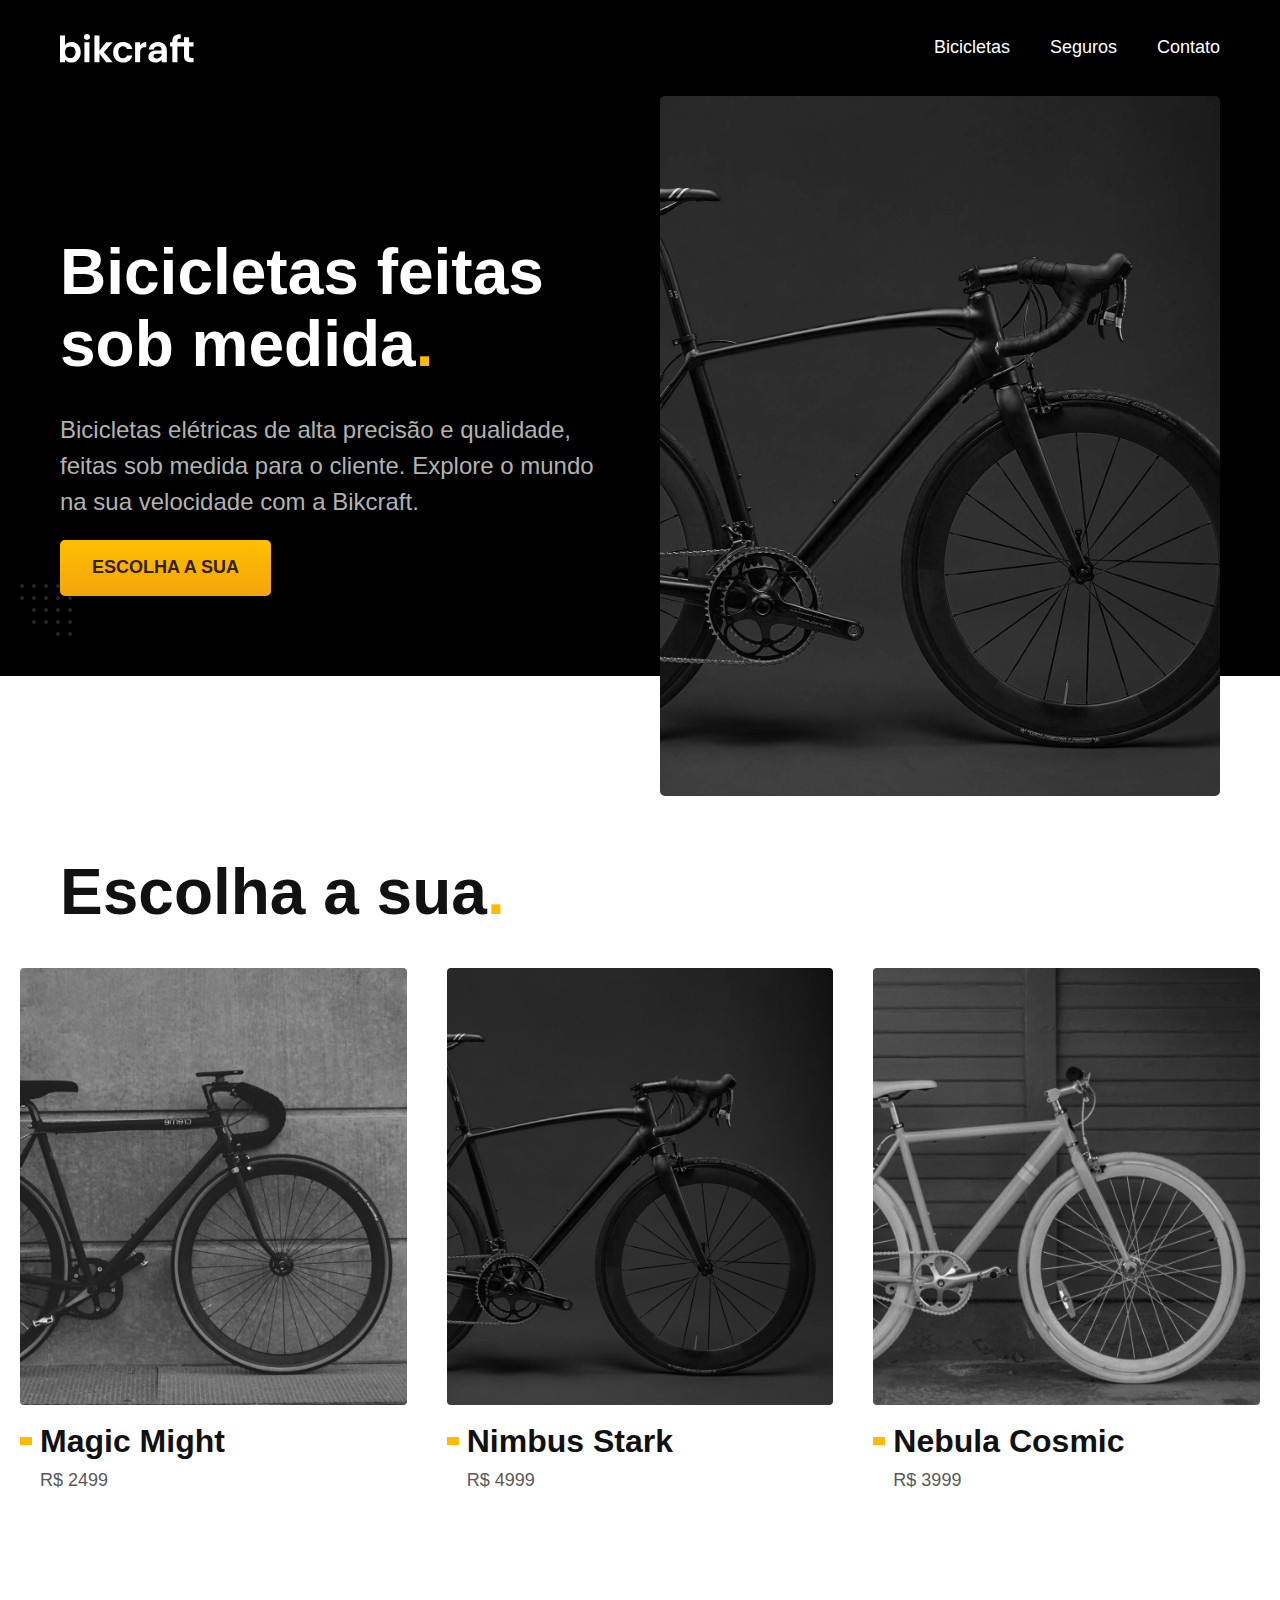
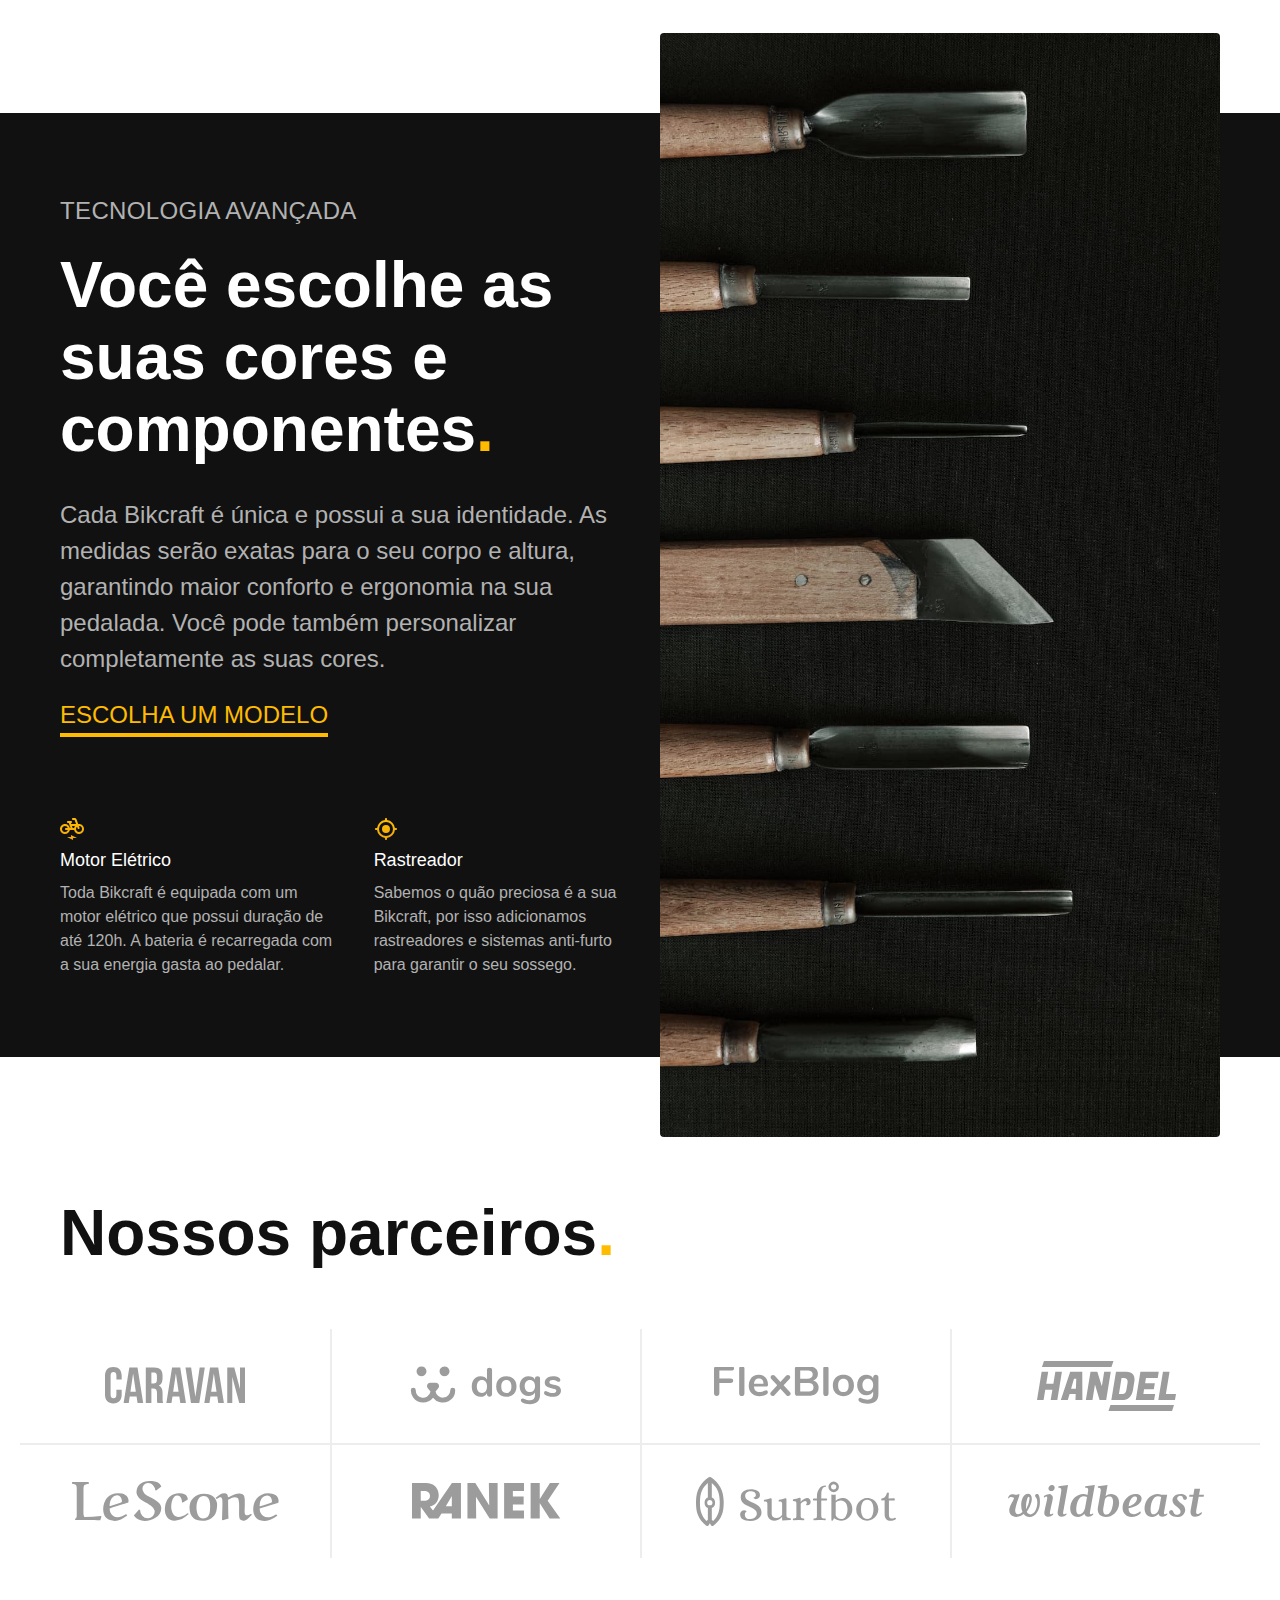
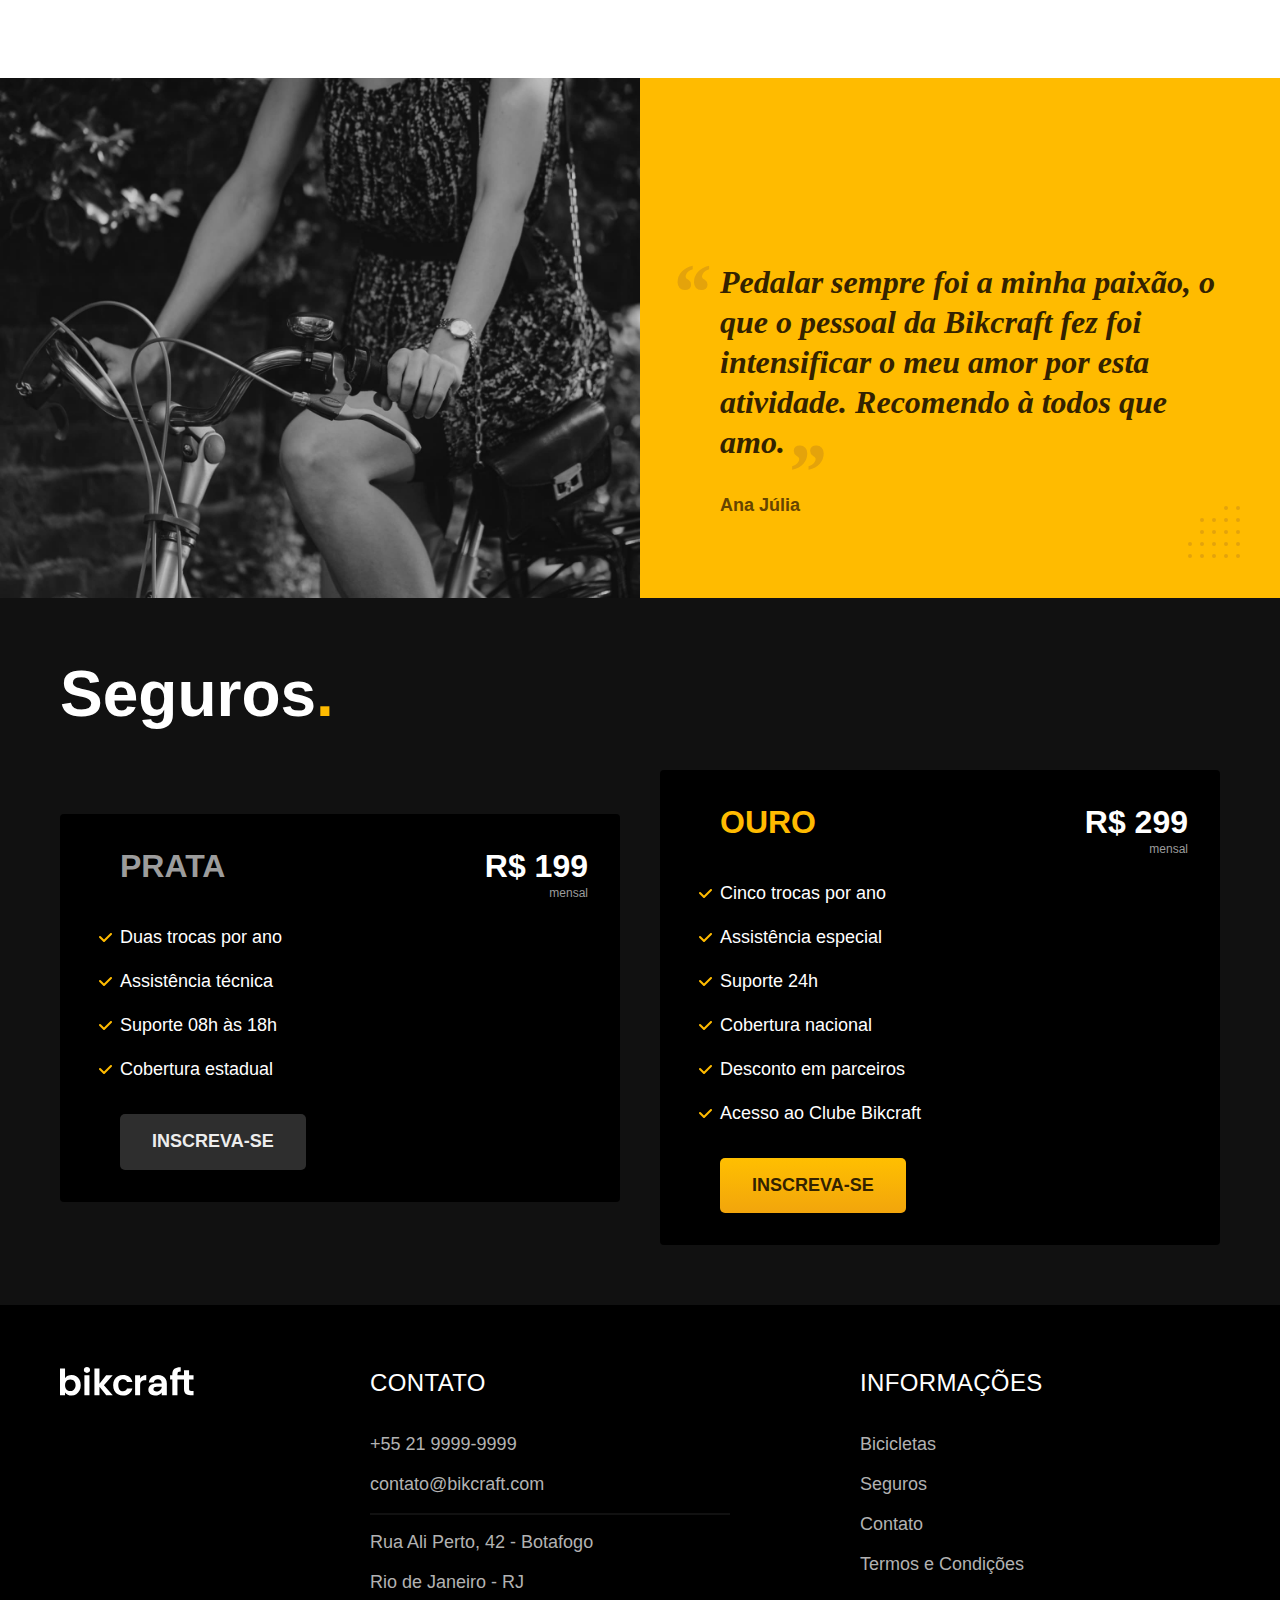
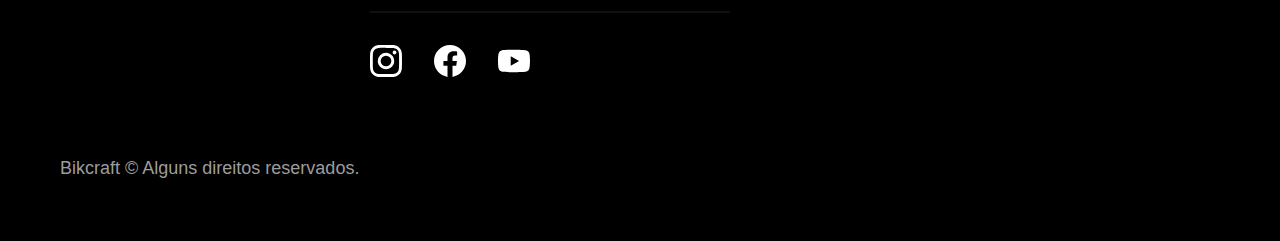
<file: index.html>
<!DOCTYPE html>
<html lang="pt-BR">

<head>
    <meta charset="UTF-8">
    <meta http-equiv="X-UA-Compatible" content="IE=edge">
    <meta name="viewport" content="width=device-width, initial-scale=1.0">
    <title>Bikcraft - Bicicletas Elétricas</title>
    <meta name="'description" content="Bicicletas elétricas de alta precisão e qualidade,  feitas sob medida para o cliente. Explore o mundo na sua velocidade com a Bikcraft.">

    <link rel="icon" href="./favicon.svg" type="image/svg+xml">
    <link rel="pre-load" href="./css/style.min.css
" as="style">

    <link rel="stylesheet" href="./css/style.min.css
">
    <link rel="preconnect" href="https://fonts.googleapis.com">
    <link rel="preconnect" href="https://fonts.gstatic.com" crossorigin>
    <link href="https: //fonts.googleapis.com/css2? family= Merriweather:ital,wght@1,900 & família= Poppins:wght@400;500;600 &family= Roboto:wght@400;500 & display=swap" rel="stylesheet">


    <script>document.documentElement.classList.add('js');</script>
</head>


<body>
    <header class="header-bg">
        <div class="header container">
            <a href="./"><img src="./img/bikcraft.svg" alt="Bikcraft"></a>
            <nav aria-label="primaria">
                <ul class="header-menu font-1-m cor-0">
                    <li><a href="./bicicletas.html">Bicicletas</a></li>
                    <li><a href="./seguros.html">Seguros</a></li>
                    <li><a href="./contatos.html">Contato</a></li>
                </ul>
            </nav>
        </div>
    </header>

    <main class="introducao-bg">
        <div class="introducao container">
            <div class="introducao-conteudo">
                <h1 class="font-1-xxl cor-0 fadeInDown " data-anime="200">Bicicletas feitas sob medida<span class="cor-p1">.</span></h1>
                <p class="font-2-l  cor-5 fadeInDown " data-anime="400">Bicicletas elétricas de alta precisão e qualidade, feitas sob medida para o cliente. Explore o mundo na sua velocidade com a Bikcraft.</p>
                <a class="botao fadeInDown " data-anime="600" href="./bicicletas.html">Escolha a sua</a>
            </div>
            <div data-anime="800" class='fadeInDown '>
                <img src="./img/fotos/introducao.jpg" alt="Bicicleta elétrica preta.">
            </div>
        </div>
    </main>
    <article class="bicicletas-lista">
        <h2 class="container font-1-xxl">Escolha a sua<span class="cor-p1">.</span></h2>

        <ul>
            <li>
                <a href="./bicicletas/magic.html">
                    <img src="./img/bicicletas/magic-home.jpg" width="920" height="1040" alt="Bicicleta preta">
                    <h3 class="font-1-xl">Magic Might</h3>
                    <span class="font-2-m cor-8">R$ 2499</span>
                </a>
            </li>
            <li>
                <a href="./bicicletas/nimbus.html">
                    <img src="./img/bicicletas/nimbus-home.jpg" width="920" height="1040" alt="Bicicleta preta">
                    <h3 class="font-1-xl">Nimbus Stark</h3>
                    <span class="font-2-m cor-8">R$ 4999</span>
                </a>
            </li>
            <li>
                <a href="./bicicletas/nebula.html">
                    <img src="./img/bicicletas/nebula-home.jpg" width="920" height="1040" alt="Bicicleta preta">
                    <h3 class="font-1-xl">Nebula Cosmic</h3>
                    <span class="font-2-m cor-8">R$ 3999</span>
                </a>
            </li>
        </ul>
    </article>

    <article class="tecnologia-bg">
        <div class="tecnologia container">
            <div class="tecnologia-conteudo">
                <span class="font-2-l-b cor-5">Tecnologia Avançada</span>
                <h2 class="font-1-xxl cor-0">Você escolhe as suas cores e componentes<span class="cor-p1">.</span></h2>
                <p class="font-2-l  cor-5">Cada Bikcraft é única e possui a sua identidade. As medidas serão exatas para o seu corpo e altura, garantindo maior conforto e ergonomia na sua pedalada. Você pode também personalizar completamente as suas cores.</p>
                <a class="link" href="./bicicletas.html">ESCOLHA UM MODELO</a>
                <div class="tecnologia-vantagens">
                    <div>
                        <img src="./img/icones/eletrica.svg" alt="">
                        <h3 class="font-1-m cor-0">Motor Elétrico</h3>
                        <p class="font-2-s cor-5">Toda Bikcraft é equipada com um motor elétrico que possui duração de até 120h. A bateria é recarregada com a sua energia gasta ao pedalar.</p>
                    </div>

                    <div>
                        <img src="./img/icones/rastreador.svg" alt="">
                        <h3 class="font-1-m cor-0">Rastreador</h3>
                        <p class="font-2-s cor-5">Sabemos o quão preciosa é a sua Bikcraft, por isso adicionamos rastreadores e sistemas anti-furto para garantir o seu sossego.</p>
                    </div>
                </div>

            </div>
            <div class="tecnologia-imagem">
                <img src="./img/fotos/tecnologia.jpg" width="1200" height="1920" alt="tecnologias">
            </div>
        </div>
    </article>

    <section class="parceiros" aria-label="Nossos Parceiros">
        <h2 class=" container font-1-xxl">Nossos parceiros<span class="cor-p1">.</span></h2>
        <ul>
            <li><img src="./img/parceiros/caravan.svg" width="140" height="38" alt="Caravan"></li>
            <li><img src="./img/parceiros/dogs.svg" width="152" height="39" alt="Dogs"></li>
            <li><img src="./img/parceiros/flexblog.svg" width="165" height="38" alt="FlexBlog"></li>
            <li><img src="./img/parceiros/handel.svg" width="139" height="50" alt="Handel"></li>
            <li><img src="./img/parceiros/lescone.svg" width="208" height="41" alt="Lescone"></li>
            <li><img src="./img/parceiros/ranek.svg" width="149" height="36" alt="Ranek"></li>
            <li><img src="./img/parceiros/surfbot.svg" width="200" height="49" alt="Surfbot"></li>
            <li><img src="./img/parceiros/wildbeast.svg" width="196" height="34" alt="wildbeast"></li>
        </ul>
    </section>

    <section class="depoimento" aria-label="Depoimento">
        <div>
            <img src="./img/fotos/depoimento.jpg" width="1560" height="1360" alt="Pessoa pedalando uma bicicleta Bikcraft">
        </div>
        <div class="depoimento-conteudo">
            <blockquote class="font-1-xl cor-p5">
                <p>Pedalar sempre foi a minha paixão, o que o pessoal da Bikcraft fez foi intensificar o meu amor por esta atividade. Recomendo à todos que amo.</p>
            </blockquote>
            <span class="font-1-m-b cor-p4">Ana Júlia</span>
        </div>
    </section>

    <article class="seguros-bg">
        <div class="seguros container">
            <h2 class="font-1-xxl cor-0">Seguros<span class="cor-p1">.</span></h2>
            <div class="seguros-item">
                <h3 class="font-1-xl cor-6">PRATA</h3>
                <span class="font-1-xl cor-0">R$ 199 <span class="font-1-xs cor-6">mensal</span></span>
                <ul class="font-2-m cor-0">
                    <li>Duas trocas por ano</li>
                    <li>Assistência técnica</li>
                    <li>Suporte 08h às 18h</li>
                    <li>Cobertura estadual</li>
                </ul>
                <a class="botao secundario" href="./orcamento.html">INSCREVA-SE</a>
            </div>

            <div class="seguros-item">
                <h3 class="font-1-xl cor-p1">OURO</h3>
                <span class="font-1-xl cor-0">R$ 299 <span class="font-1-xs cor-6">mensal</span></span>
                <ul class="font-2-m cor-0">
                    <li>Cinco trocas por ano</li>
                    <li>Assistência especial</li>
                    <li>Suporte 24h</li>
                    <li>Cobertura nacional</li>
                    <li>Desconto em parceiros</li>
                    <li>Acesso ao Clube Bikcraft</li>
                </ul>
                <a class="botao" href="./orcamento.html">INSCREVA-SE</a>
            </div>
        </div>
    </article>

    <footer class="footer-bg">
        <div class="footer container">
            <img src="./img/bikcraft.svg" width="136" height="32" alt="bikcraft">
            <div class="footer-contato">
                <h2 class="font-2-l-b cor-0">Contato</h2>
                <ul class="font-2-m cor-5">
                    <li><a href="tel:+552199999999">+55 21 9999-9999</a></li>
                    <li><a href="mailto:contato@bikcraft.com">contato@bikcraft.com</a></li>
                    <li>Rua Ali Perto, 42 - Botafogo</li>
                    <li>Rio de Janeiro - RJ</li>
                </ul>
                <div class="footer-redes">
                    <a href="./"><img src="./img/redes/instagram.svg" alt="instagram"></a>
                    <a href="./"><img src="./img/redes/facebook.svg" alt="facebook"></a>
                    <a href="./"><img src="./img/redes/youtube.svg" alt="youtube"></a>
                </div>
            </div>
            <div class="footer-informacoes">
                <h2 class="font-2-l-b cor-0">Informações</h2>
                <nav>
                    <ul class="font-1-m cor-5">
                        <li><a href="./bicicletas.html">Bicicletas</a></li>
                        <li><a href="./seguros.html">Seguros</a></li>
                        <li><a href="./contatos.html">Contato</a></li>
                        <li><a href="./termos.html">Termos e Condições</a></li>
                    </ul>
                </nav>
            </div>
            <p class="footer-copy font-2-m cor-6">Bikcraft © Alguns direitos reservados.</p>
        </div>

    </footer>
    <script src="./js/plugins/simple-anime.js"></script>
    <script src="./js/script.js"></script>
</body>

</html>
</file>
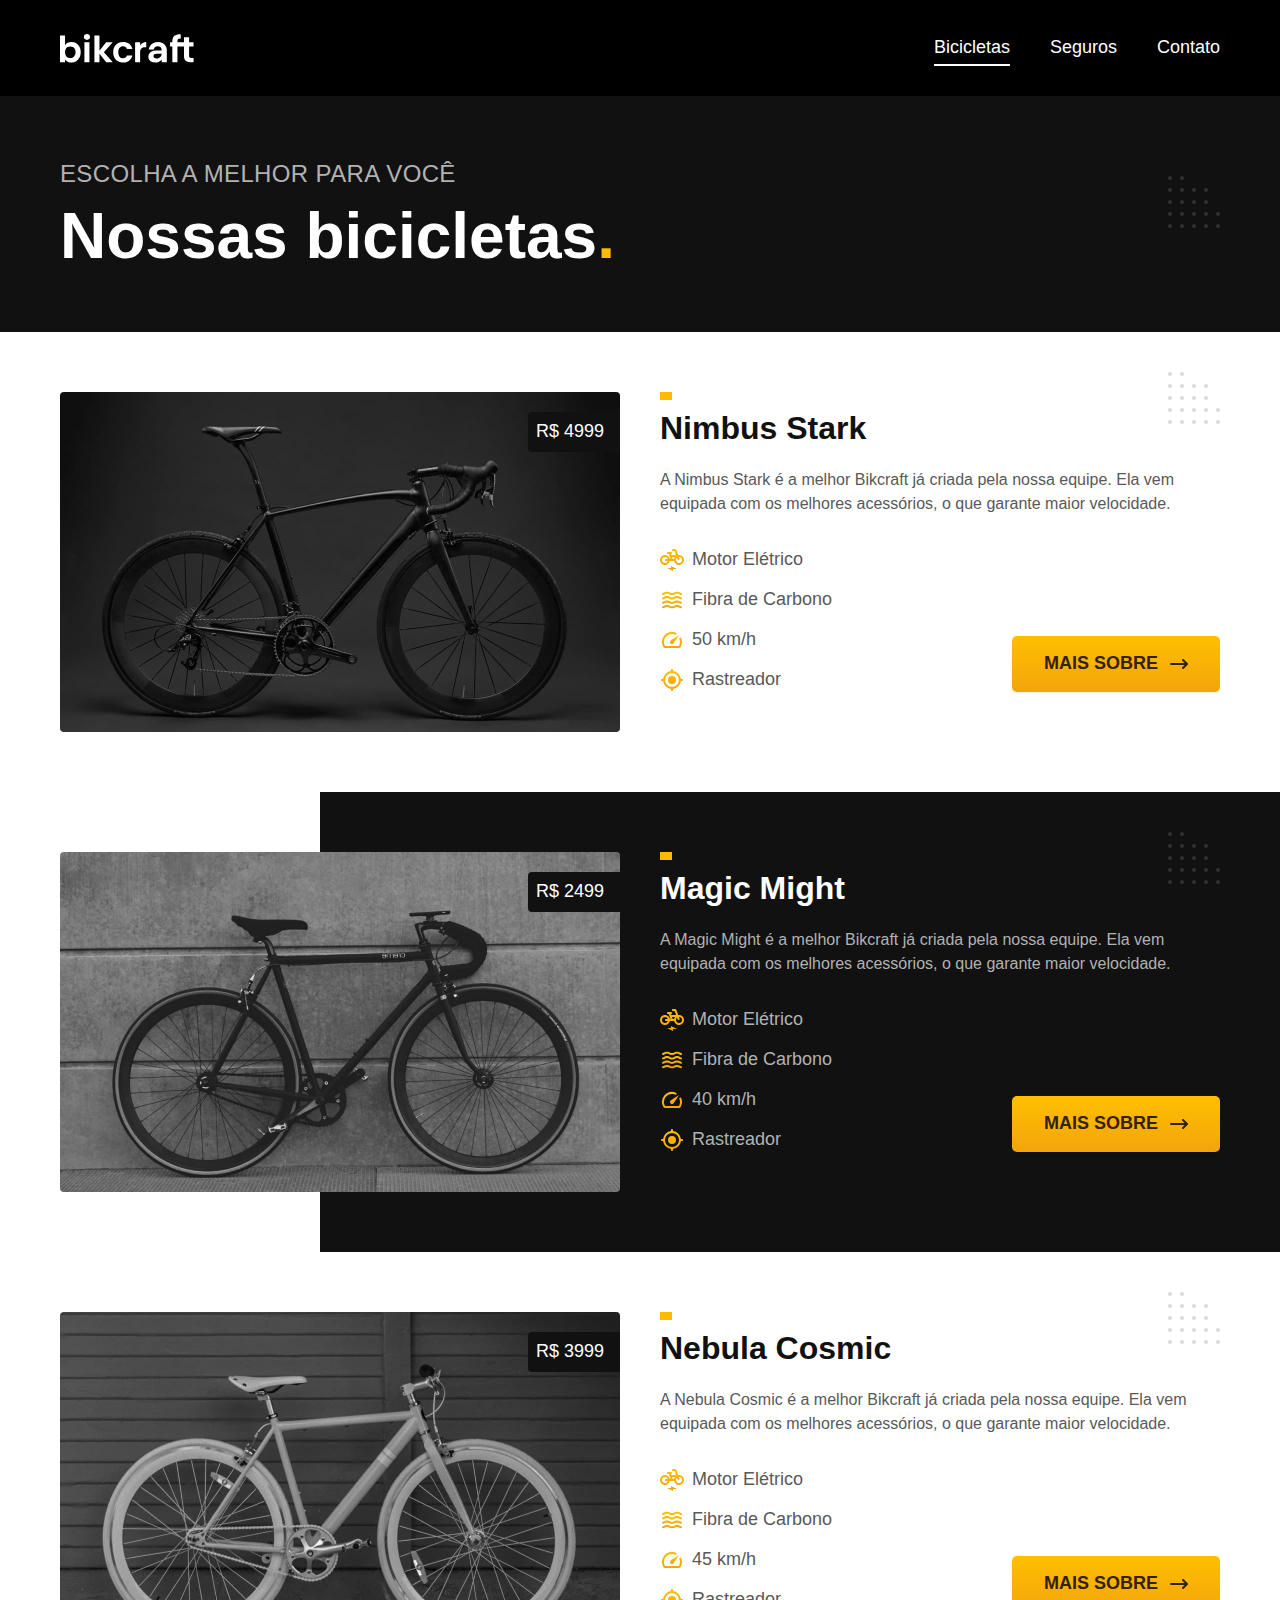
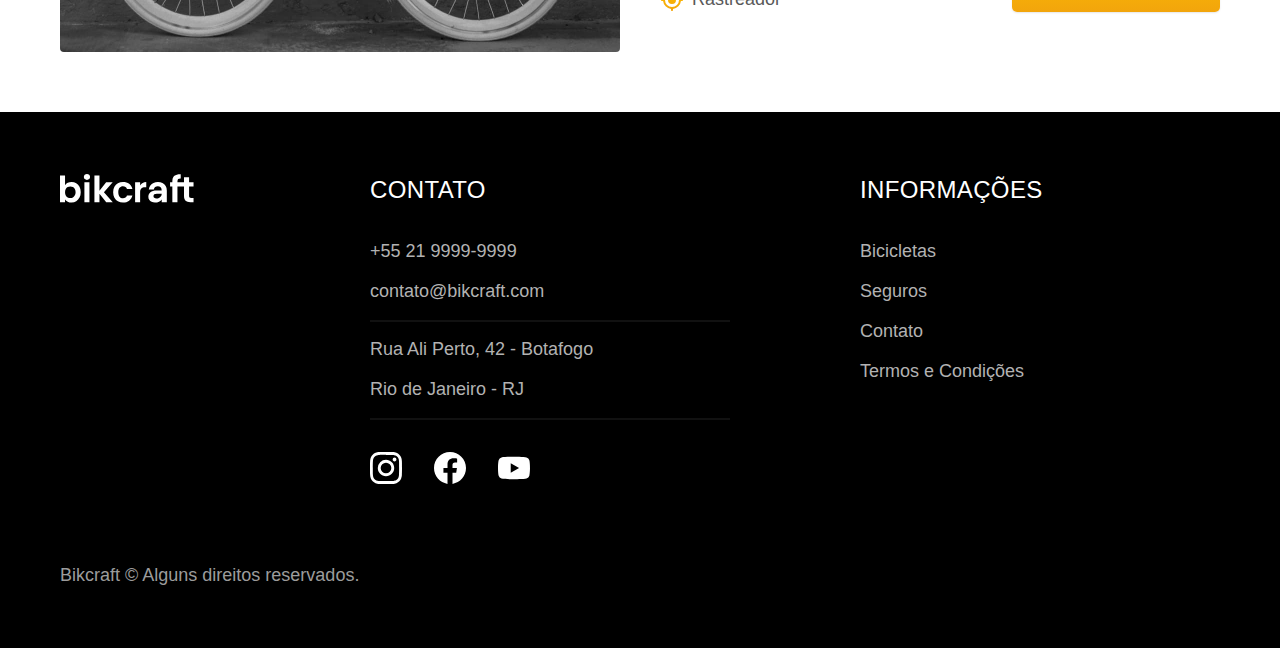
<file: bicicletas.html>
<!DOCTYPE html>
<html lang="pt-BR">

<head>
    <meta charset="UTF-8">
    <meta http-equiv="X-UA-Compatible" content="IE=edge">
    <meta name="viewport" content="width=device-width, initial-scale=1.0">
    <title>Bicicletas | Bikcraft</title>
    <meta name="'description" content="Bicicletas">
    <link rel="icon" href="./favicon.svg" type="image/svg+xml">
    <link rel="pre-load" href="./css/style.min.css
" as="style">

    <link rel="stylesheet" href="./css/style.min.css
">
    <link rel="preconnect" href="https://fonts.googleapis.com">
    <link rel="preconnect" href="https://fonts.gstatic.com" crossorigin>
    <link href="https: //fonts.googleapis.com/css2? family= Merriweather:ital,wght@1,900 & família= Poppins:wght@400;500;600 &family= Roboto:wght@400;500 & display=swap" rel="stylesheet">
    <script>document.documentElement.classList.add('js');</script>
</head>


<body id="bicicletas">
    <header class="header-bg">
        <div class="header container">
            <a href="./"><img src="./img/bikcraft.svg" alt="Bikcraft"></a>
            <nav aria-label="primaria">
                <ul class="header-menu font-1-m cor-0">
                    <li><a href="./bicicletas.html">Bicicletas</a></li>
                    <li><a href="./seguros.html">Seguros</a></li>
                    <li><a href="./contatos.html">Contato</a></li>
                </ul>
            </nav>
        </div>
    </header>

    <main>
        <div class="titulo-bg">
            <div class="titulo container">
                <p class="font-2-l-b cor-5">Escolha a melhor para você</p>
                <h1 class="font-1-xxl cor-0">Nossas bicicletas<span class="cor-p1">.</span></h1>
            </div>
        </div>


        <div class="bicicletas container">
            <div class="bicicletas-imagem">
                <img src="./img/bicicletas/nimbus.jpg" alt="Bicicleta Nimbus">
                <span class="font-2-m cor-0">R$ 4999</span>
            </div>

            <div class="bicicletas-conteudo">
                <h2 class="font-1-xl cor-11">Nimbus Stark</h2>
                <p class="font-2-s cor-8">A Nimbus Stark é a melhor Bikcraft já criada pela nossa equipe. Ela vem equipada com os melhores acessórios, o que garante maior velocidade.</p>
                <ul class="font-1-m cor-8">
                    <li><img src="./img/icones/eletrica.svg" alt="">Motor Elétrico</li>
                    <li><img src="./img/icones/carbono.svg" alt="">Fibra de Carbono</li>
                    <li><img src="./img/icones/velocidade.svg" alt="">50 km/h</li>
                    <li><img src="./img/icones/rastreador.svg" alt="">Rastreador</li>
                </ul>
                <a class="botao seta" href="./bicicletas/nimbus.html">Mais sobre</a>
            </div>
        </div>


        <div class="bicicletas-bg">
            <div class="bicicletas container">
                <div class="bicicletas-imagem">
                    <img src="./img/bicicletas/magic.jpg" alt="Bicicleta Magic">
                    <span class="font-2-m cor-0">R$ 2499</span>
                </div>

                <div class="bicicletas-conteudo">
                    <h2 class="font-1-xl cor-0">Magic Might</h2>
                    <p class="font-2-s cor-5">A Magic Might é a melhor Bikcraft já criada pela nossa equipe. Ela vem equipada com os melhores acessórios, o que garante maior velocidade.</p>
                    <ul class="font-1-m cor-5">
                        <li><img src="./img/icones/eletrica.svg" alt="">Motor Elétrico</li>
                        <li><img src="./img/icones/carbono.svg" alt="">Fibra de Carbono</li>
                        <li><img src="./img/icones/velocidade.svg" alt="">40 km/h</li>
                        <li><img src="./img/icones/rastreador.svg" alt="">Rastreador</li>
                    </ul>
                    <a class="botao seta" href="./bicicletas/magic.html">Mais sobre</a>

                </div>
            </div>
        </div>


        <div class="bicicletas container">
            <div class="bicicletas-imagem">
                <img src="./img/bicicletas/nebula.jpg" alt="Bicicleta Nebula Cosmic">
                <span class="font-2-m cor-0">R$ 3999</span>
            </div>

            <div class="bicicletas-conteudo">
                <h2 class="font-1-xl cor-11">Nebula Cosmic</h2>
                <p class="font-2-s cor-8">A Nebula Cosmic é a melhor Bikcraft já criada pela nossa equipe. Ela vem equipada com os melhores acessórios, o que garante maior velocidade.</p>
                <ul class="font-1-m cor-8">
                    <li><img src="./img/icones/eletrica.svg" alt="">Motor Elétrico</li>
                    <li><img src="./img/icones/carbono.svg" alt="">Fibra de Carbono</li>
                    <li><img src="./img/icones/velocidade.svg" alt="">45 km/h</li>
                    <li><img src="./img/icones/rastreador.svg" alt="">Rastreador</li>
                </ul>
                <a class="botao seta" href="./bicicletas/nebula.html">Mais sobre</a>
            </div>
        </div>



    </main>

    <footer class="footer-bg">
        <div class="footer container">
            <img src="./img/bikcraft.svg" alt="bikcraft">
            <div class="footer-contato">
                <h2 class="font-2-l-b cor-0">Contato</h2>
                <ul class="font-2-m cor-5">
                    <li><a href="tel:+552199999999">+55 21 9999-9999</a></li>
                    <li><a href="mailto:contato@bikcraft.com">contato@bikcraft.com</a></li>
                    <li>Rua Ali Perto, 42 - Botafogo</li>
                    <li>Rio de Janeiro - RJ</li>
                </ul>
                <div class="footer-redes">
                    <a href="./"><img src="./img/redes/instagram.svg" alt="instagram"></a>
                    <a href="./"><img src="./img/redes/facebook.svg" alt="facebook"></a>
                    <a href="./"><img src="./img/redes/youtube.svg" alt="youtube"></a>
                </div>
            </div>
            <div class="footer-informacoes">
                <h2 class="font-2-l-b cor-0">Informações</h2>
                <nav>
                    <ul class="font-1-m cor-5">
                        <li><a href="./bicicletas.html">Bicicletas</a></li>
                        <li><a href="./seguros.html">Seguros</a></li>
                        <li><a href="./contatos.html">Contato</a></li>
                        <li><a href="./termos.html">Termos e Condições</a></li>
                    </ul>
                </nav>
            </div>
            <p class="footer-copy font-2-m cor-6">Bikcraft © Alguns direitos reservados.</p>
        </div>

    </footer>

    <script src="./js/script.js"></script>
</body>

</html>
</file>
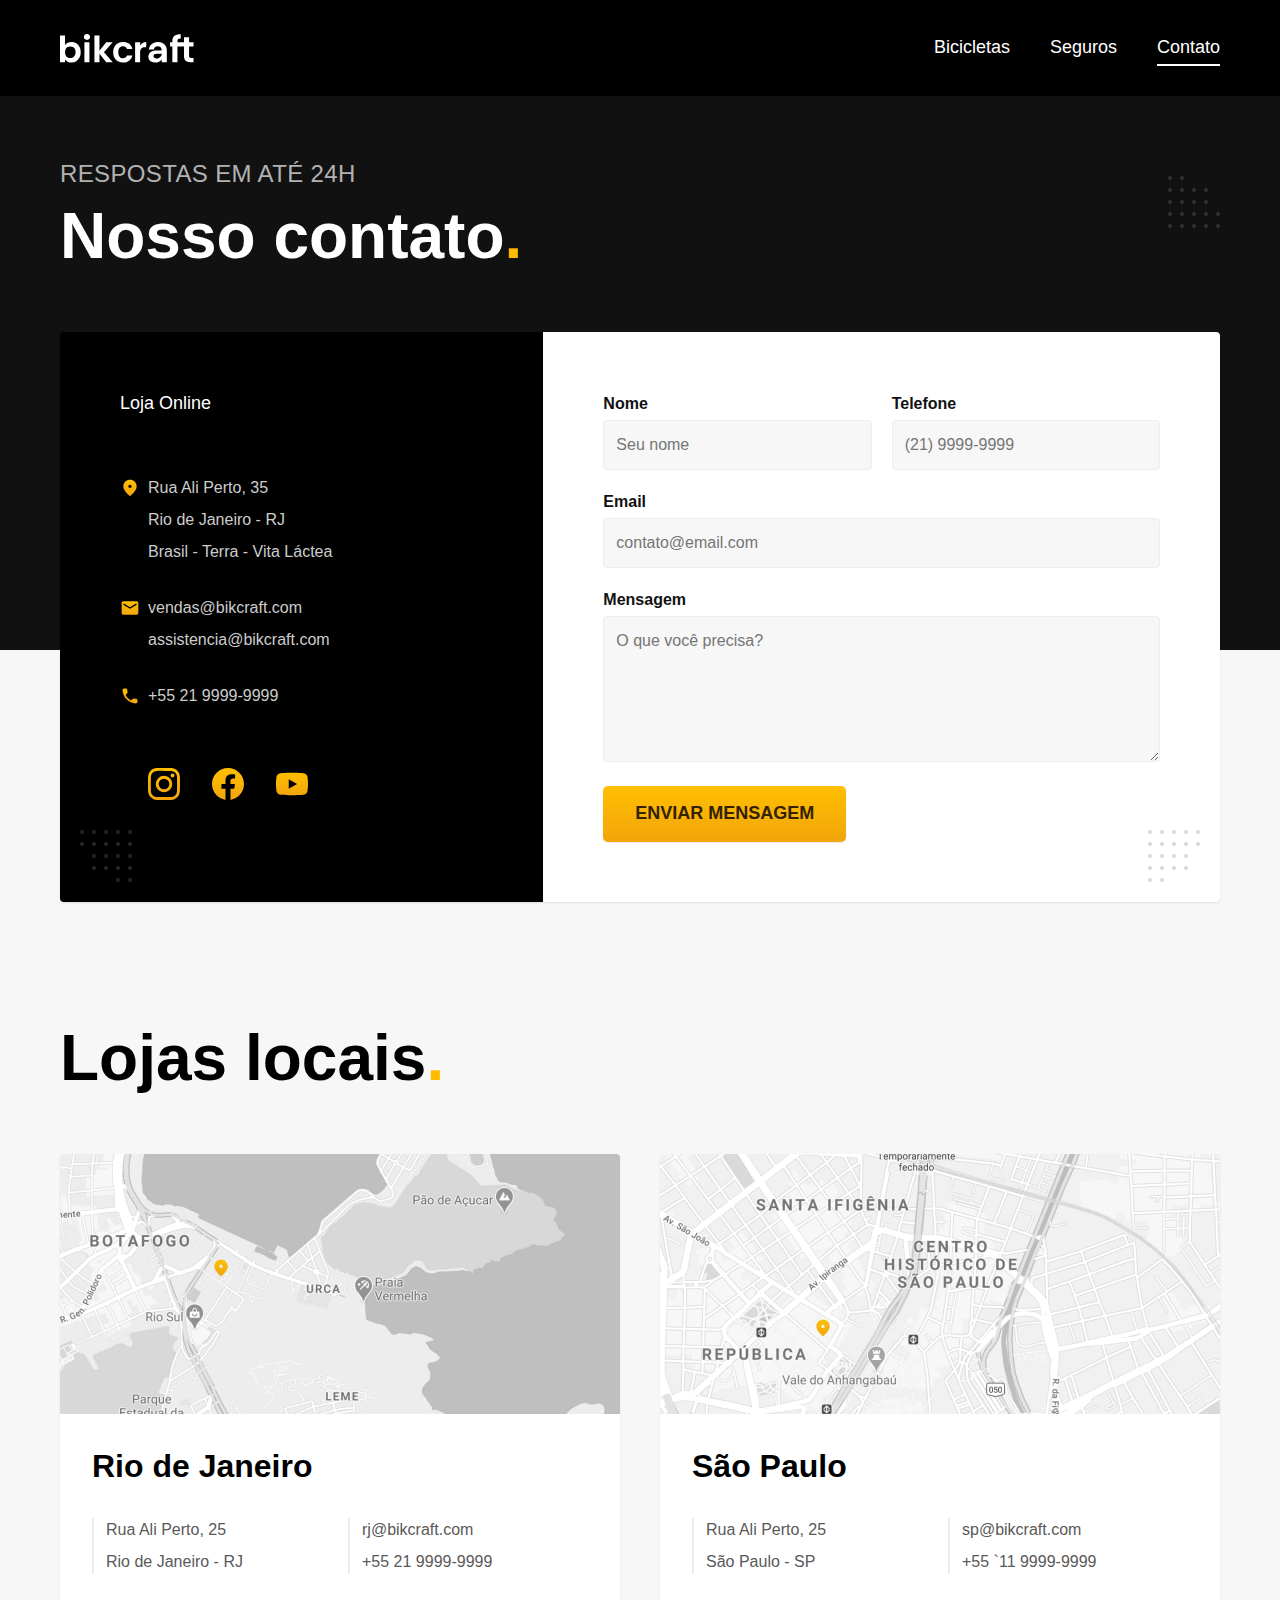
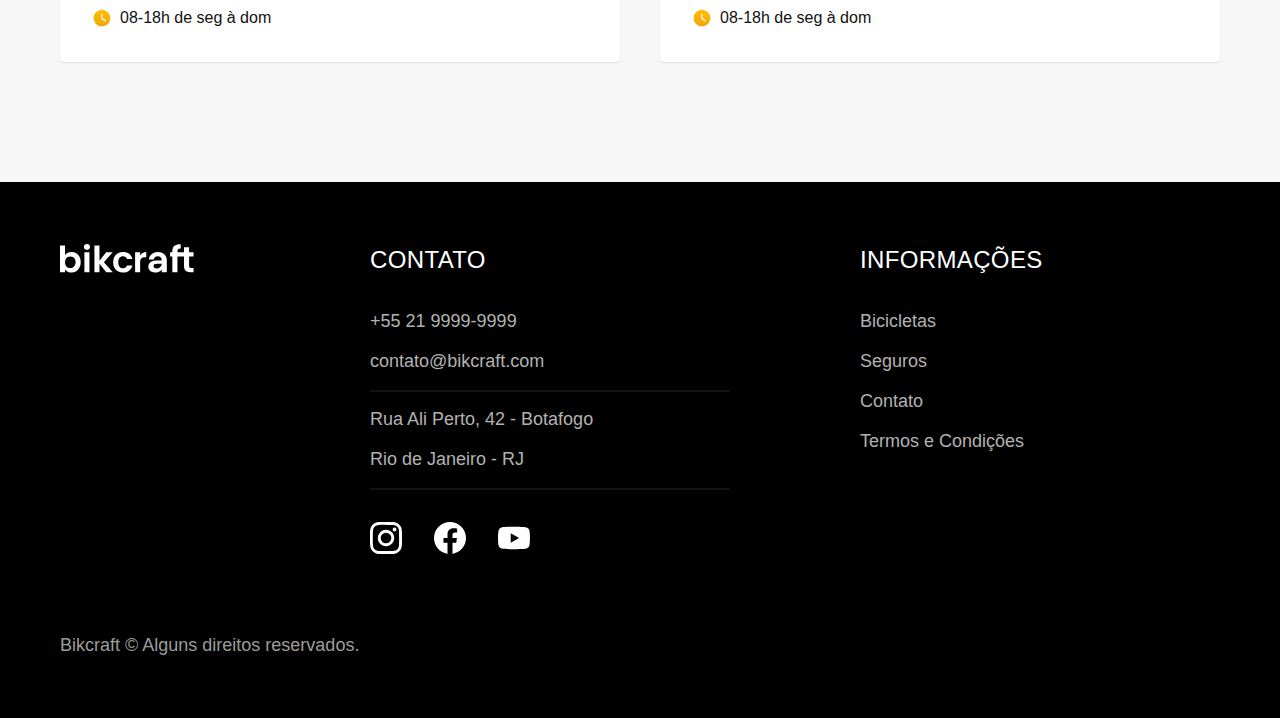
<file: contatos.html>
<!DOCTYPE html>
<html lang="pt-BR">

<head>
    <meta charset="UTF-8">
    <meta http-equiv="X-UA-Compatible" content="IE=edge">
    <meta name="viewport" content="width=device-width, initial-scale=1.0">
    <title>Contato | Bikcraft</title>
    <meta name="'description" content="Contato">
    <link rel="icon" href="./favicon.svg" type="image/svg+xml">
    <link rel="pre-load" href="./css/style.min.css
" as="style">

    <link rel="stylesheet" href="./css/style.min.css
">
    <link rel="preconnect" href="https://fonts.googleapis.com">
    <link rel="preconnect" href="https://fonts.gstatic.com" crossorigin>
    <link href="https: //fonts.googleapis.com/css2? family= Merriweather:ital,wght@1,900 & família= Poppins:wght@400;500;600 &family= Roboto:wght@400;500 & display=swap" rel="stylesheet">
    <script>document.documentElement.classList.add('js');</script>
</head>


<body id="contatos">
    <header class="header-bg">
        <div class="header container">
            <a href="./"><img src="./img/bikcraft.svg" alt="Bikcraft"></a>
            <nav aria-label="primaria">
                <ul class="header-menu font-1-m cor-0">
                    <li><a href="./bicicletas.html">Bicicletas</a></li>
                    <li><a href="./seguros.html">Seguros</a></li>
                    <li><a href="./contatos.html">Contato</a></li>
                </ul>
            </nav>
        </div>
    </header>

    <main>
        <div class="titulo-bg">
            <div class="titulo container">
                <p class="font-2-l-b cor-5">respostas em até 24h</p>
                <h1 class="font-1-xxl cor-0">Nosso contato<span class="cor-p1">.</span></h1>
            </div>
        </div>

        <div class="contatos container">
            <section class="contatos-dados" aria-label="Endereço">
                <h2 class="font-1-m cor-0">Loja Online</h2>
                <div class="contatos-endereco font-2-s cor-4">
                    <p>Rua Ali Perto, 35</p>
                    <p>Rio de Janeiro - RJ</p>
                    <p>Brasil - Terra - Vita Láctea</p>
                </div>
                <address class="contatos-meios font-2-s cor-4">
                    <a href="mailto:vendas@bikcraft.com">vendas@bikcraft.com</a>
                    <a href="mailto:assistencia@bikcraft.com">assistencia@bikcraft.com</a>
                    <a href="tel:+552199999999">+55 21 9999-9999</a>
                </address>
                <div class="contatos-redes">
                    <a href="./"><img src="./img/redes/instagram-p.svg" alt="instagram"></a>
                    <a href="./"><img src="./img/redes/facebook-p.svg" alt="facebook"></a>
                    <a href="./"><img src="./img/redes/youtube-p.svg" alt="youtube"></a>
                </div>
            </section>

            <section class="contatos-formulario" aria-label="Formulários">
                <form class="form" action="./contatos.html">
                    <div>
                        <label for="nome">Nome</label>
                        <input type="text" id="nome" name="nome" placeholder="Seu nome">
                    </div>
                    <div>
                        <label for="telefone">Telefone</label>
                        <input type="text" id="telefone" name="telefone" placeholder="(21) 9999-9999">
                    </div>
                    <div class="col-2">
                        <label for="email">Email</label>
                        <input type="email" id="email" name="email" placeholder="contato@email.com">
                    </div>
                    <div class="col-2">
                        <label for="mensagem">Mensagem</label>
                        <textarea rows="5" id="mensagem" name="mensagem" placeholder="O que você precisa?"></textarea>
                    </div>
                    <button class="botao col-2">Enviar Mensagem</button>
                </form>
            </section>
        </div>
    </main>

    <article class="lojas container">
        <h2 class="font-1-xxl cor-12">Lojas locais<span class="cor-p1">.</span></h2>
        <div class="lojas-item">
            <img src="./img/lojas/rj.jpg" alt="mapa marcando o endereço em Rua Ali Perto, 25 - Rio de Janeiro - RJ">
            <div class="lojas-conteudo">
                <h3 class="font-1-xl cor-12">Rio de Janeiro</h3>
                <div class="lojas-dados font-2-s cor-8">
                    <p>Rua Ali Perto, 25</p>
                    <p>Rio de Janeiro - RJ</p>
                </div>
                <div class="lojas-dados font-2-s cor-8">
                    <a href="mailto:rj@bikcraft.com">rj@bikcraft.com</a>
                    <a href="tel:+552199999999">+55 21 9999-9999</a>
                </div>
                <p class="lojas-tempo font-1-s"><img src="./img/icones/horario.svg" alt="">08-18h de seg à dom</p>
            </div>
        </div>
        <div class="lojas-item">
            <img src="./img/lojas/sp.jpg" alt="mapa marcando o endereço em Rua Ali Perto, 25 - São Paulo - SP">
            <div class="lojas-conteudo">
                <h3 class="font-1-xl cor-12">São Paulo</h3>
                <div class="lojas-dados font-2-s cor-8">
                    <p>Rua Ali Perto, 25</p>
                    <p>São Paulo - SP</p>
                </div>
                <div class="lojas-dados font-2-s cor-8">
                    <a href="mailto:rj@bikcraft.com">sp@bikcraft.com</a>
                    <a href="tel:+552199999999">+55 `11 9999-9999</a>
                </div>
                <p class="lojas-tempo font-1-s"><img src="./img/icones/horario.svg" alt="">08-18h de seg à dom</p>
            </div>
        </div>
    </article>

    <footer class="footer-bg">
        <div class="footer container">
            <img src="./img/bikcraft.svg" alt="bikcraft">
            <div class="footer-contato">
                <h2 class="font-2-l-b cor-0">Contato</h2>
                <ul class="font-2-m cor-5">
                    <li><a href="tel:+552199999999">+55 21 9999-9999</a></li>
                    <li><a href="mailto:contato@bikcraft.com">contato@bikcraft.com</a></li>
                    <li>Rua Ali Perto, 42 - Botafogo</li>
                    <li>Rio de Janeiro - RJ</li>
                </ul>
                <div class="footer-redes">
                    <a href="./"><img src="./img/redes/instagram.svg" alt="instagram"></a>
                    <a href="./"><img src="./img/redes/facebook.svg" alt="facebook"></a>
                    <a href="./"><img src="./img/redes/youtube.svg" alt="youtube"></a>
                </div>
            </div>
            <div class="footer-informacoes">
                <h2 class="font-2-l-b cor-0">Informações</h2>
                <nav>
                    <ul class="font-1-m cor-5">
                        <li><a href="./bicicletas.html">Bicicletas</a></li>
                        <li><a href="./seguros.html">Seguros</a></li>
                        <li><a href="./contatos.html">Contato</a></li>
                        <li><a href="./termos.html">Termos e Condições</a></li>
                    </ul>
                </nav>
            </div>
            <p class="footer-copy font-2-m cor-6">Bikcraft © Alguns direitos reservados.</p>
        </div>

    </footer>

    <script src="./js/script.js"></script>
</body>

</html>
</file>
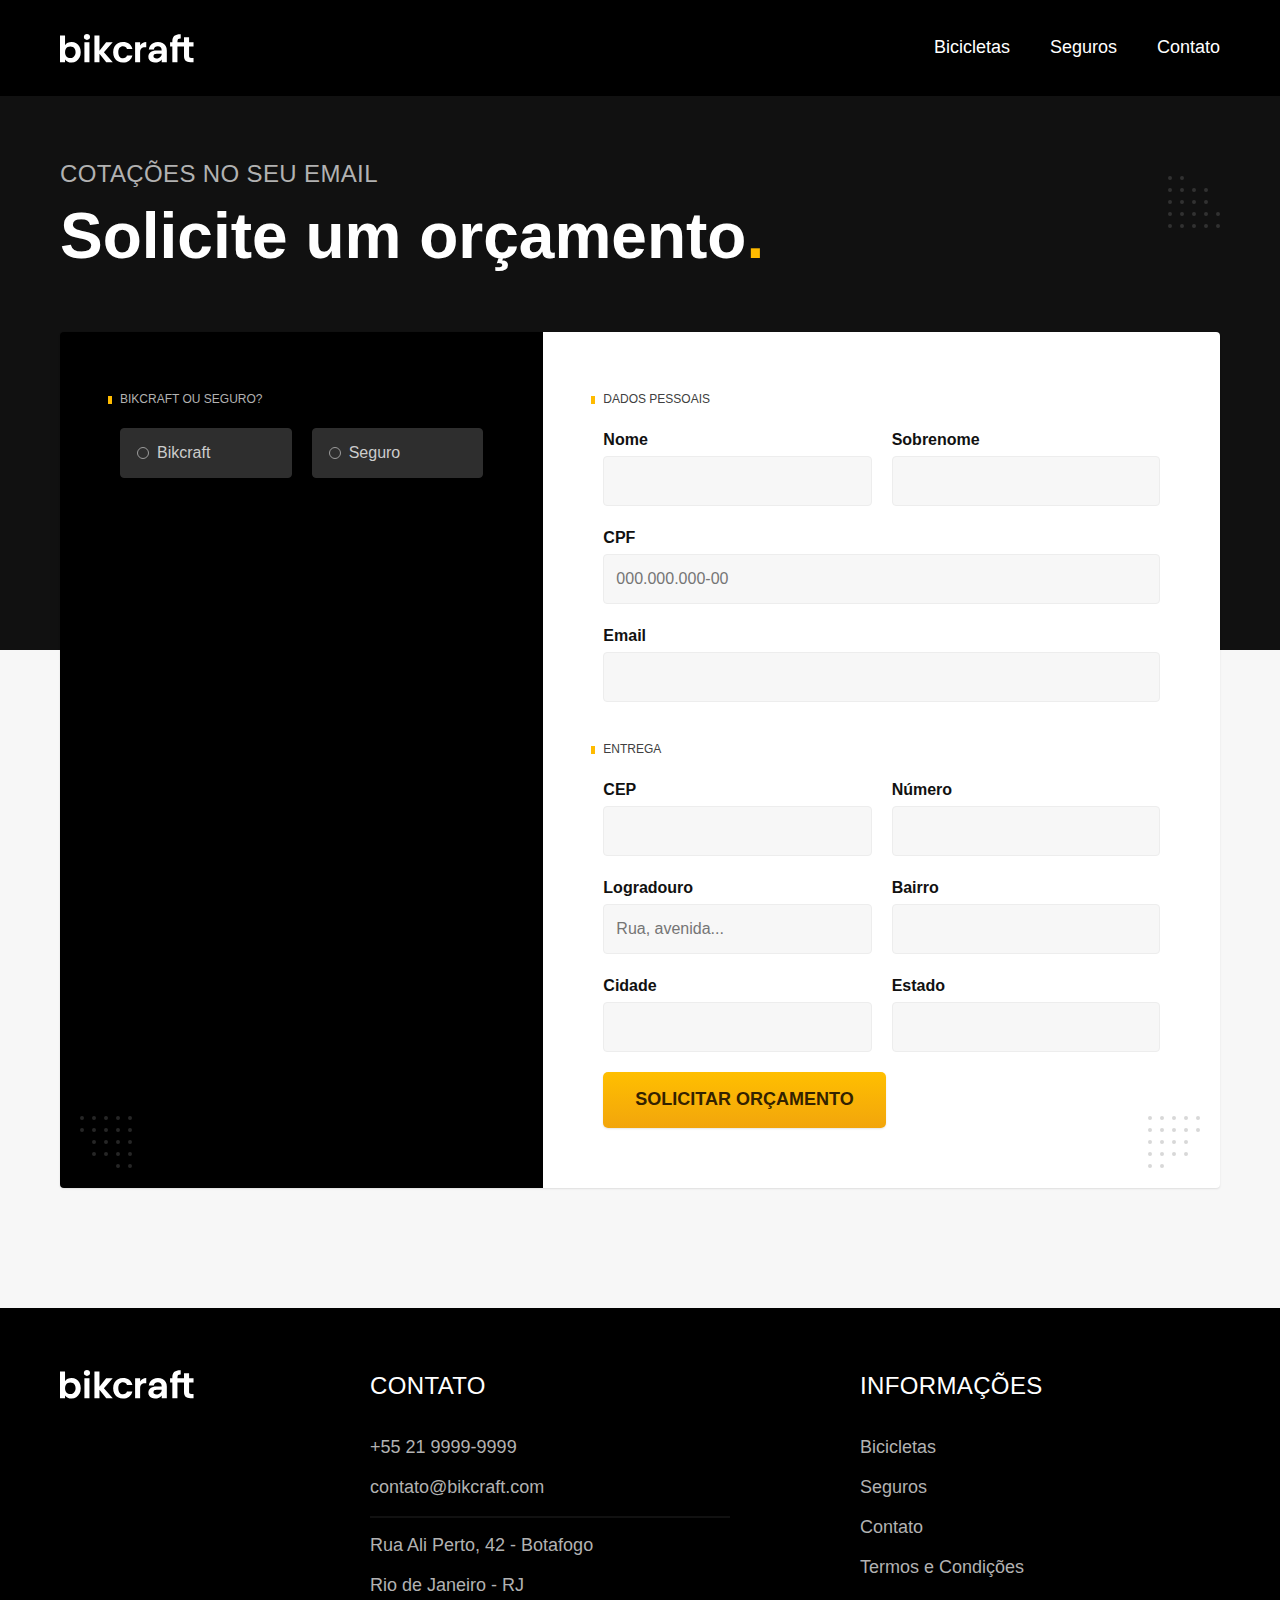
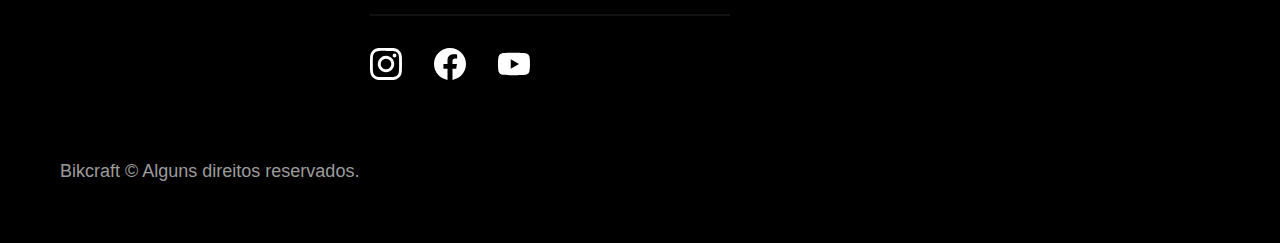
<file: orcamento.html>
<!DOCTYPE html>
<html lang="pt-BR">

<head>
    <meta charset="UTF-8">
    <meta http-equiv="X-UA-Compatible" content="IE=edge">
    <meta name="viewport" content="width=device-width, initial-scale=1.0">
    <title>Orçamento | Bikcraft</title>
    <meta name="'description" content="Orçamento">
    <link rel="icon" href="./favicon.svg" type="image/svg+xml">
    <link rel="pre-load" href="./css/style.min.css
" as="style">

    <link rel="stylesheet" href="./css/style.min.css
">
    <link rel="preconnect" href="https://fonts.googleapis.com">
    <link rel="preconnect" href="https://fonts.gstatic.com" crossorigin>
    <link href="https: //fonts.googleapis.com/css2? family= Merriweather:ital,wght@1,900 & família= Poppins:wght@400;500;600 &family= Roboto:wght@400;500 & display=swap" rel="stylesheet">
    <script>document.documentElement.classList.add('js');</script>
</head>


<body id="orcamento">
    <header class="header-bg">
        <div class="header container">
            <a href="./"><img src="./img/bikcraft.svg" alt="Bikcraft"></a>
            <nav aria-label="primaria">
                <ul class="header-menu font-1-m cor-0">
                    <li><a href="./bicicletas.html">Bicicletas</a></li>
                    <li><a href="./seguros.html">Seguros</a></li>
                    <li><a href="./contatos.html">Contato</a></li>
                </ul>
            </nav>
        </div>
    </header>

    <main>
        <div class="titulo-bg">
            <div class="titulo container">
                <p class="font-2-l-b cor-5">COTAÇÕES NO SEU EMAIL</p>
                <h1 class="font-1-xxl cor-0">Solicite um orçamento<span class="cor-p1">.</span></h1>
            </div>
        </div>

        <form class="orcamento container" action="./">
            <div class="orcamento-produto">
                <h2 class="font-1-xs cor-5">bikcraft ou seguro?</h2>

                <input type="radio" name="tipo" value="bikcraft" id="bikcraft">
                <label for="bikcraft">Bikcraft</label>

                <input type="radio" name="tipo" value="seguro" id="seguro">
                <label for="seguro">Seguro</label>

                <div class="orcamento-conteudo" id="orcamento-bikcraft">
                    <h2 class="font-1-xs cor-5">Escolha a sua</h2>

                    <input type="radio" name="produto" value="nimbus" id="nimbus">
                    <label for="nimbus">Nimbus Stark<span> R$ 4999</span></label>
                    <div class="orcamento-detalhes">
                        <ul class="font-1-xs cor-8">
                            <li><img src="./img/icones/eletrica.svg" alt="">Motor Elétrico</li>
                            <li><img src="./img/icones/carbono.svg" alt="">Fibra de carbono</li>
                            <li><img src="./img/icones/velocidade.svg" alt="">50 km/h</li>
                            <li><img src="./img/icones/rastreador.svg" alt="">Rastreador</li>
                        </ul>
                        <img src="./img/bicicletas/nimbus.jpg" alt="Bicicleta preta">
                    </div>

                    <input type="radio" name="produto" value="magic" id="magic">
                    <label for="magic">Magic Might<span> R$ 2499</span></label>
                    <div class="orcamento-detalhes">
                        <ul class="font-1-xs cor-8">
                            <li><img src="./img/icones/eletrica.svg" alt="">Motor Elétrico</li>
                            <li><img src="./img/icones/carbono.svg" alt="">Fibra de carbono</li>
                            <li><img src="./img/icones/velocidade.svg" alt="">40 km/h</li>
                            <li><img src="./img/icones/rastreador.svg" alt="">Rastreador</li>
                        </ul>
                        <img src="./img/bicicletas/magic.jpg" alt="Bicicleta preta">
                    </div>
                    <input type="radio" name="produto" value="nebula" id="nebula">
                    <label for="nebula">Nebula Cosmic<span> R$ 3999</span></label>
                    <div class="orcamento-detalhes">
                        <ul class="font-1-xs cor-8">
                            <li><img src="./img/icones/eletrica.svg" alt="">Motor Elétrico</li>
                            <li><img src="./img/icones/carbono.svg" alt="">Fibra de carbono</li>
                            <li><img src="./img/icones/velocidade.svg" alt="">45 km/h</li>
                            <li><img src="./img/icones/rastreador.svg" alt="">Rastreador</li>
                        </ul>
                        <img src="./img/bicicletas/nebula.jpg" alt="Bicicleta branca">
                    </div>
                </div>


                <div class="orcamento-conteudo" id="orcamento-seguro">
                    <h2 class="font-1-xs cor-5">Escolha o plano</h2>

                    <input type="radio" name="produto" value="prata" id="prata">
                    <label for="prata">Prata<span> R$ 199</span></label>

                    <input type="radio" name="produto" value="ouro" id="ouro">
                    <label for="ouro">Ouro<span> R$ 299</span></label>

                </div>
            </div>

            <div class="orcamento-dados form">
                <h2 class="font-1-xs cor-9 col-2">Dados Pessoais</h2>
                <div>
                    <label for="nome">Nome</label>
                    <input type="text" id="nome" name="nome">
                </div>
                <div>
                    <label for="sobrenome">Sobrenome</label>
                    <input type="text" id="sobrenome" name="sobrenome">
                </div>
                <div class="col-2">
                    <label for="cpf">CPF</label>
                    <input type="text" id="cpf" name="cpf" placeholder="000.000.000-00">
                </div>
                <div class="col-2">
                    <label for="email">Email</label>
                    <input type="email" id="email" name="email">
                </div>

                <h2 class="font-1-xs cor-9 col-2">Entrega</h2>

                <div>
                    <label for="cep">CEP</label>
                    <input type="text" id="cep" name="cep">
                </div>
                <div>
                    <label for="numero">Número</label>
                    <input type="text" id="numero" name="numero">
                </div>
                <div>
                    <label for="logradouro">Logradouro</label>
                    <input type="text" id="logradouro" name="logradouro" placeholder="Rua, avenida...">
                </div>
                <div>
                    <label for="bairro">Bairro</label>
                    <input type="text" id="bairro" name="bairro">
                </div>
                <div>
                    <label for="cidade">Cidade</label>
                    <input type="text" id="cidade" name="cidade">
                </div>
                <div>
                    <label for="estado">Estado</label>
                    <input type="text" id="estado" name="estado">
                </div>
                <button class="botao col-2">Solicitar orçamento</button>
            </div>
        </form>

    </main>

    <footer class="footer-bg">
        <div class="footer container">
            <img src="./img/bikcraft.svg" alt="bikcraft">
            <div class="footer-contato">
                <h2 class="font-2-l-b cor-0">Contato</h2>
                <ul class="font-2-m cor-5">
                    <li><a href="tel:+552199999999">+55 21 9999-9999</a></li>
                    <li><a href="mailto:contato@bikcraft.com">contato@bikcraft.com</a></li>
                    <li>Rua Ali Perto, 42 - Botafogo</li>
                    <li>Rio de Janeiro - RJ</li>
                </ul>
                <div class="footer-redes">
                    <a href="./"><img src="./img/redes/instagram.svg" alt="instagram"></a>
                    <a href="./"><img src="./img/redes/facebook.svg" alt="facebook"></a>
                    <a href="./"><img src="./img/redes/youtube.svg" alt="youtube"></a>
                </div>
            </div>
            <div class="footer-informacoes">
                <h2 class="font-2-l-b cor-0">Informações</h2>
                <nav>
                    <ul class="font-1-m cor-5">
                        <li><a href="./bicicletas.html">Bicicletas</a></li>
                        <li><a href="./seguros.html">Seguros</a></li>
                        <li><a href="./contatos.html">Contato</a></li>
                        <li><a href="./termos.html">Termos e Condições</a></li>
                    </ul>
                </nav>
            </div>
            <p class="footer-copy font-2-m cor-6">Bikcraft © Alguns direitos reservados.</p>
        </div>

    </footer>

    <script src="./js/script.js"></script>
</body>

</html>
</file>
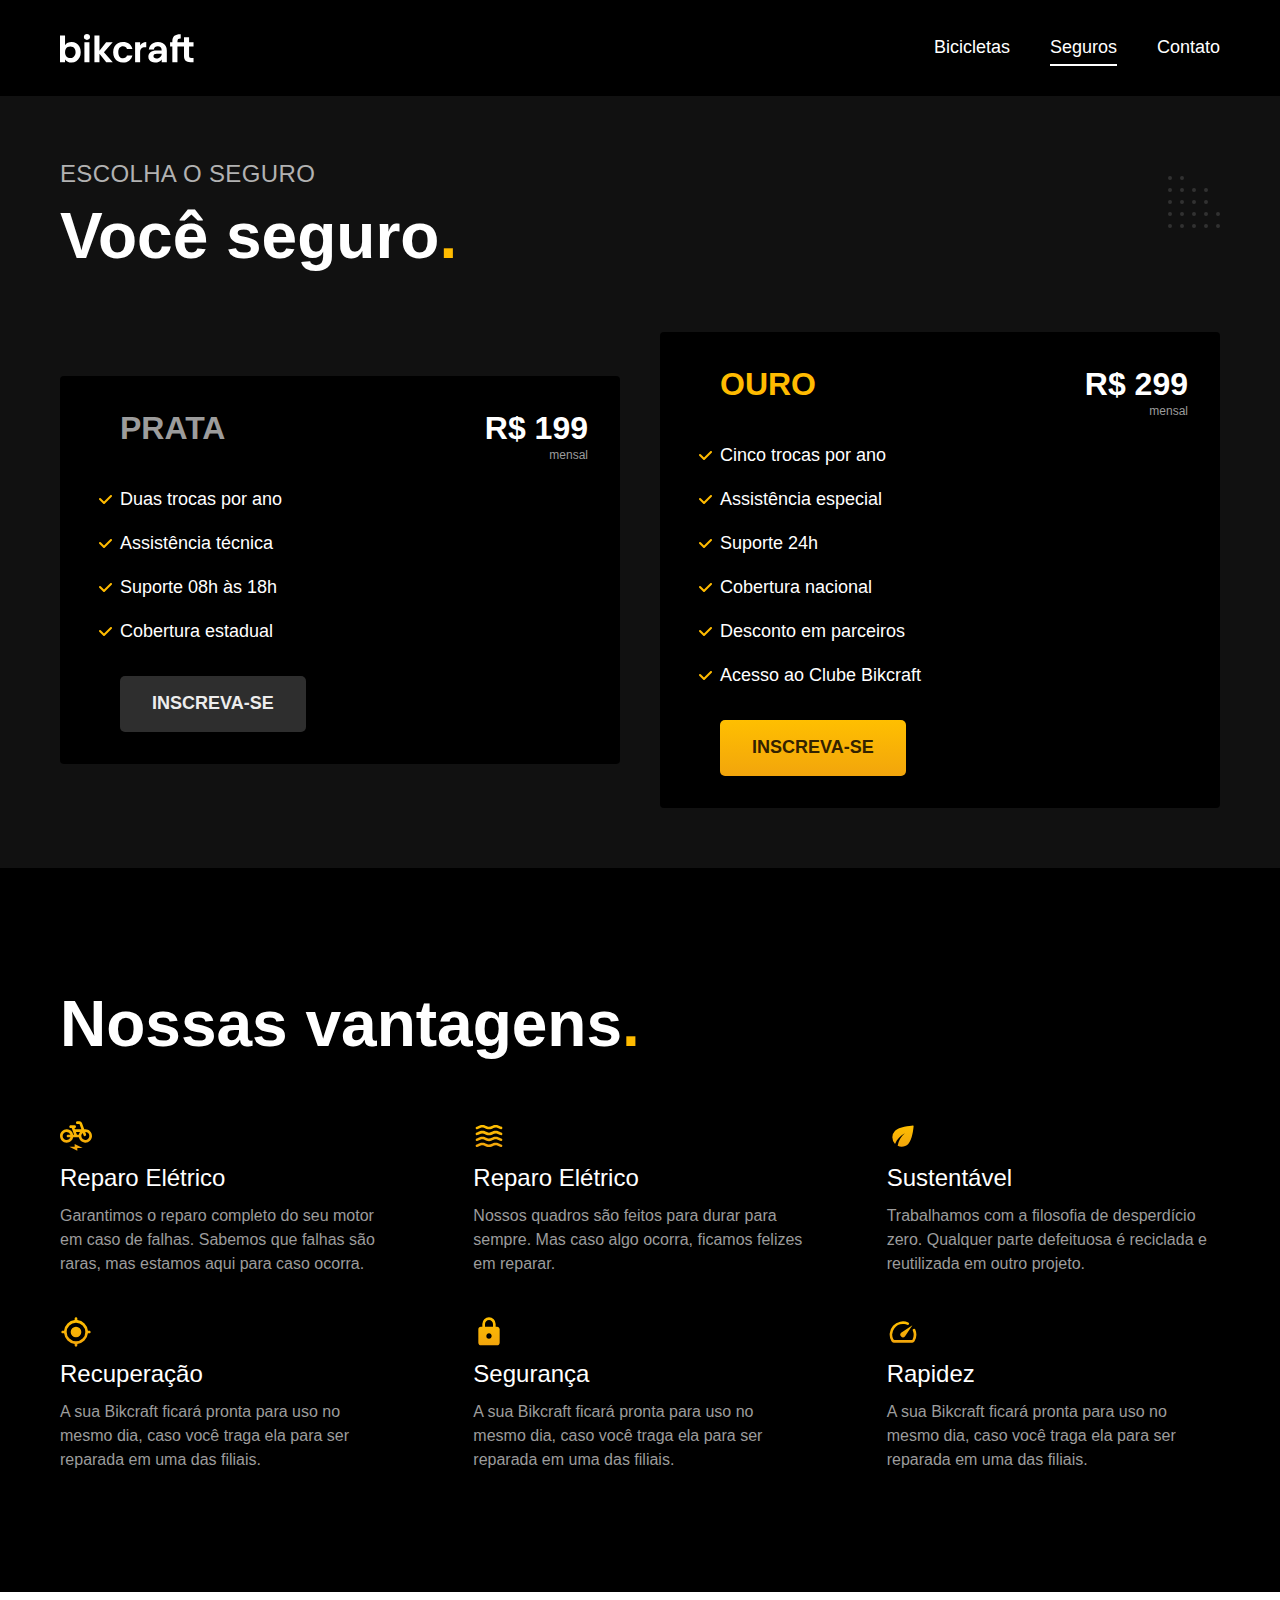
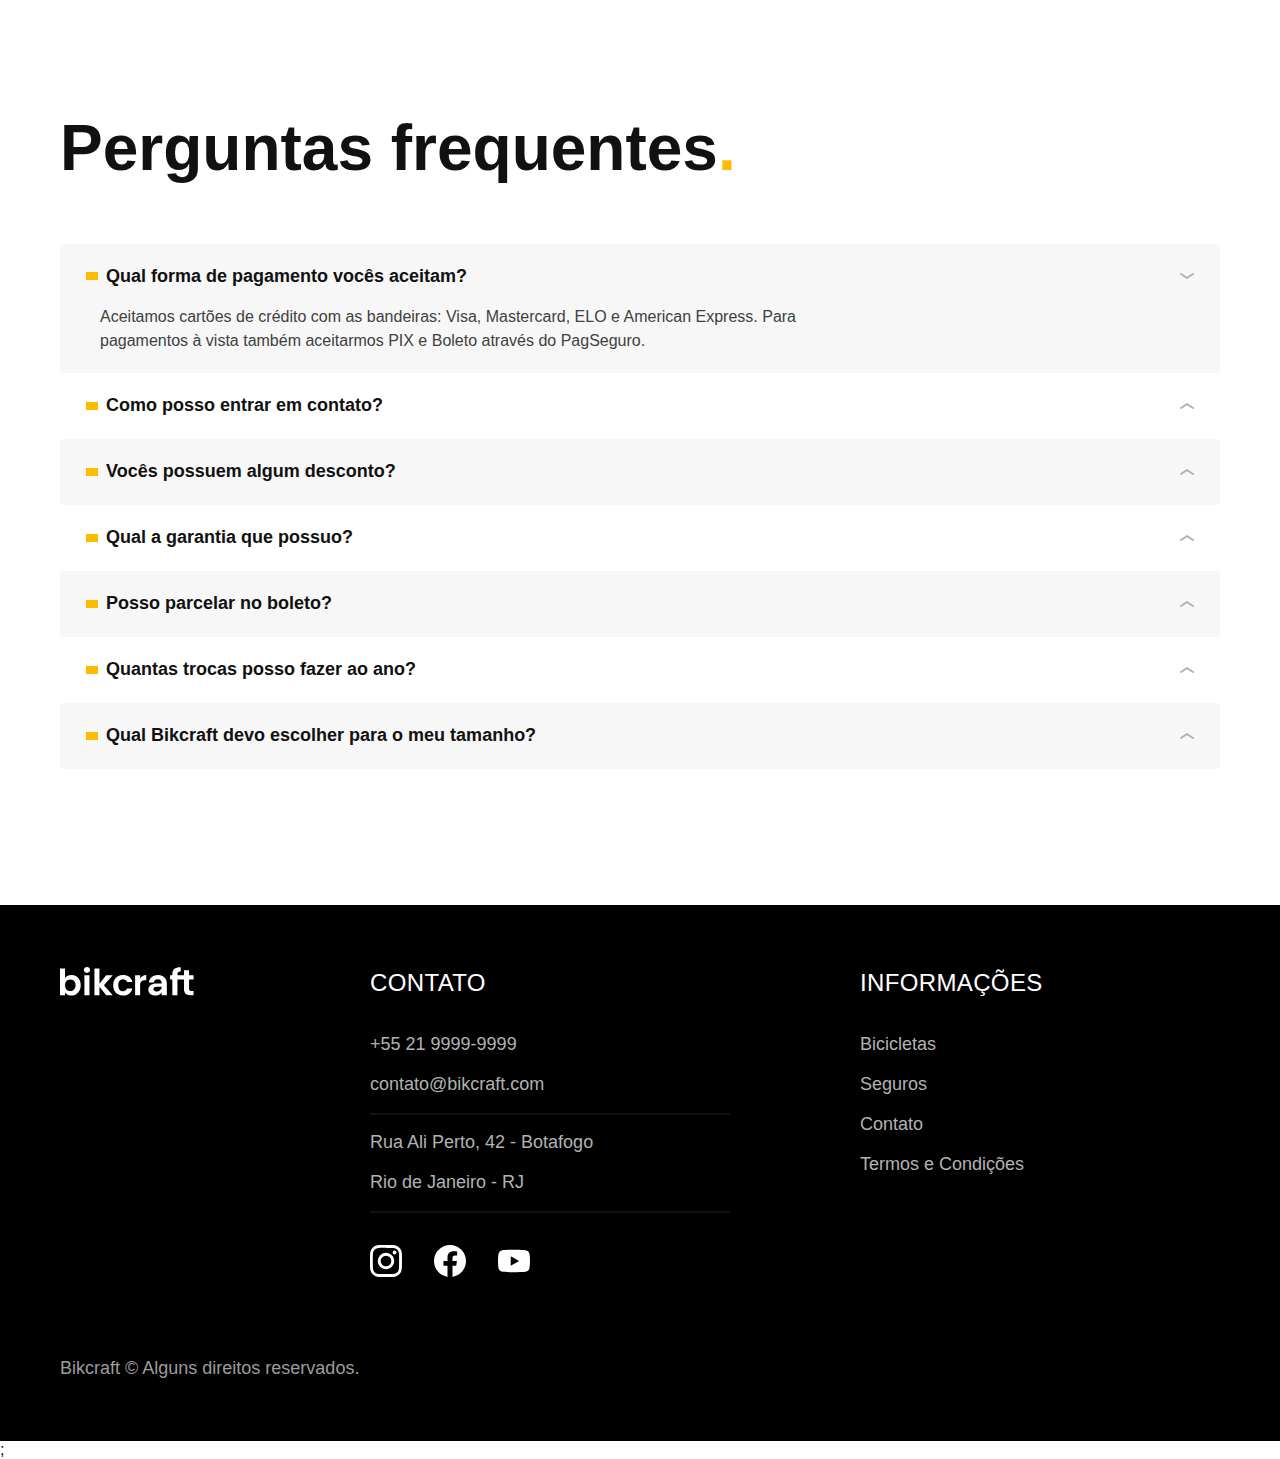
<file: seguros.html>
<!DOCTYPE html>
<html lang="pt-BR">

<head>
    <meta charset="UTF-8">
    <meta http-equiv="X-UA-Compatible" content="IE=edge">
    <meta name="viewport" content="width=device-width, initial-scale=1.0">
    <title>Seguros | Bikcraft</title>
    <meta name="'description" content="Seguros">
    <link rel="icon" href="./favicon.svg" type="image/svg+xml">
    <link rel="pre-load" href="./css/style.min.css
" as="style">

    <link rel="stylesheet" href="./css/style.min.css
">
    <link rel="preconnect" href="https://fonts.googleapis.com">
    <link rel="preconnect" href="https://fonts.gstatic.com" crossorigin>
    <link href="https: //fonts.googleapis.com/css2? family= Merriweather:ital,wght@1,900 & família= Poppins:wght@400;500;600 &family= Roboto:wght@400;500 & display=swap" rel="stylesheet">
    <script>document.documentElement.classList.add('js');</script>
</head>


<body id="seguros">
    <header class="header-bg">
        <div class="header container">
            <a href="./"><img src="./img/bikcraft.svg" alt="Bikcraft"></a>
            <nav aria-label="primaria">
                <ul class="header-menu font-1-m cor-0">
                    <li><a href="./bicicletas.html">Bicicletas</a></li>
                    <li><a href="./seguros.html">Seguros</a></li>
                    <li><a href="./contatos.html">Contato</a></li>
                </ul>
            </nav>
        </div>
    </header>

    <main class="seguros-bg">
        <div class="titulo-bg">
            <div class="titulo container">
                <p class="font-2-l-b cor-5">escolha o seguro</p>
                <h1 class="font-1-xxl cor-0">Você seguro<span class="cor-p1">.</span></h1>
            </div>
        </div>

        <div class="seguros container">
            <div class="seguros-item fadeInLeft" data-anime="200">
                <h3 class="font-1-xl cor-6">PRATA</h3>
                <span class="font-1-xl cor-0">R$ 199 <span class="font-1-xs cor-6">mensal</span></span>
                <ul class="font-2-m cor-0">
                    <li>Duas trocas por ano</li>
                    <li>Assistência técnica</li>
                    <li>Suporte 08h às 18h</li>
                    <li>Cobertura estadual</li>
                </ul>
                <a class="botao secundario" href="./orcamento.html?tipo=seguro&produto=prata">INSCREVA-SE</a>
            </div>

            <div class="seguros-item fadeInRight" data-anime="400">
                <h3 class="font-1-xl cor-p1">OURO</h3>
                <span class="font-1-xl cor-0">R$ 299 <span class="font-1-xs cor-6">mensal</span></span>
                <ul class="font-2-m cor-0">
                    <li>Cinco trocas por ano</li>
                    <li>Assistência especial</li>
                    <li>Suporte 24h</li>
                    <li>Cobertura nacional</li>
                    <li>Desconto em parceiros</li>
                    <li>Acesso ao Clube Bikcraft</li>
                </ul>
                <a class="botao" href="./orcamento.html?tipo=seguro&produto=ouro">INSCREVA-SE</a>
            </div>
        </div>


    </main>

    <article class="vantagens-bg">
        <div class="vantagens container">
            <h2 class="font-1-xxl cor-0">Nossas vantagens<span class="cor-p1">.</span></h2>
            <ul>
                <li>
                    <img src="./img/icones/eletrica.svg" alt="">
                    <h3 class="font-1-l cor-0">Reparo Elétrico</h3>
                    <p class="font-2-s cor-6">Garantimos o reparo completo do seu motor em caso de falhas. Sabemos que falhas são raras, mas estamos aqui para caso ocorra.</p>
                </li>

                <li>
                    <img src="./img/icones/carbono.svg" alt="">
                    <h3 class="font-1-l cor-0">Reparo Elétrico</h3>
                    <p class="font-2-s cor-6">Nossos quadros são feitos para durar para sempre. Mas caso algo ocorra, ficamos felizes em reparar.</p>
                </li>

                <li>
                    <img src="./img/icones/sustentavel.svg" alt="">
                    <h3 class="font-1-l cor-0">Sustentável</h3>
                    <p class="font-2-s cor-6">Trabalhamos com a filosofia de desperdício zero. Qualquer parte defeituosa é reciclada e reutilizada em outro projeto.</p>
                </li>

                <li>
                    <img src="./img/icones/rastreador.svg" alt="">
                    <h3 class="font-1-l cor-0">Recuperação</h3>
                    <p class="font-2-s cor-6">A sua Bikcraft ficará pronta para uso no mesmo dia, caso você traga ela para ser reparada em uma das filiais.</p>
                </li>

                <li>
                    <img src="./img/icones/seguro.svg" alt="">
                    <h3 class="font-1-l cor-0">Segurança</h3>
                    <p class="font-2-s cor-6">A sua Bikcraft ficará pronta para uso no mesmo dia, caso você traga ela para ser reparada em uma das filiais.</p>
                </li>

                <li>
                    <img src="./img/icones/velocidade.svg" alt="">
                    <h3 class="font-1-l cor-0">Rapidez</h3>
                    <p class="font-2-s cor-6">A sua Bikcraft ficará pronta para uso no mesmo dia, caso você traga ela para ser reparada em uma das filiais.</p>
                </li>
            </ul>
        </div>
    </article>

    <article class="perguntas container">
        <h2 class="font-1-xxl">Perguntas frequentes<span class="cor-p1">.</span></h2>

        <dl>
            <div>
                <dt><button class="font-1-m-b cor-11" aria-controls="pergunta1" aria-expanded="true">Qual forma de pagamento vocês aceitam?</button></dt>
                <dd id="pergunta1" class="font-2-s cor-9 ativa">Aceitamos cartões de crédito com as bandeiras: Visa, Mastercard, ELO e American Express. Para pagamentos à vista também aceitarmos PIX e Boleto através do PagSeguro.</dd>
            </div>
            <div>
                <dt><button class="font-1-m-b cor-11" aria-controls="pergunta2" aria-expanded="false">Como posso entrar em contato?</button></dt>
                <dd id="pergunta2" class="font-2-s cor-9">Aceitamos cartões de crédito com as bandeiras: Visa, Mastercard, ELO e American Express. Para pagamentos à vista também aceitarmos PIX e Boleto através do PagSeguro.</dd>
            </div>
            <div>
                <dt><button class="font-1-m-b cor-11" aria-controls="pergunta3" aria-expanded="false">Vocês possuem algum desconto?</button></dt>
                <dd id="pergunta3" class="font-2-s cor-9">Aceitamos cartões de crédito com as bandeiras: Visa, Mastercard, ELO e American Express. Para pagamentos à vista também aceitarmos PIX e Boleto através do PagSeguro.</dd>
            </div>
            <div>
                <dt><button class="font-1-m-b cor-11" aria-controls="pergunta4" aria-expanded="false">Qual a garantia que possuo?</button></dt>
                <dd id="pergunta4" class="font-2-s cor-9">Aceitamos cartões de crédito com as bandeiras: Visa, Mastercard, ELO e American Express. Para pagamentos à vista também aceitarmos PIX e Boleto através do PagSeguro.</dd>
            </div>
            <div>
                <dt><button class="font-1-m-b cor-11" aria-controls="pergunta5" aria-expanded="false">Posso parcelar no boleto?</button></dt>
                <dd id="pergunta5" class="font-2-s cor-9">Aceitamos cartões de crédito com as bandeiras: Visa, Mastercard, ELO e American Express. Para pagamentos à vista também aceitarmos PIX e Boleto através do PagSeguro.</dd>
            </div>
            <div>
                <dt><button class="font-1-m-b cor-11" aria-controls="pergunta6" aria-expanded="false">Quantas trocas posso fazer ao ano?</button></dt>
                <dd id="pergunta6" class="font-2-s cor-9">Aceitamos cartões de crédito com as bandeiras: Visa, Mastercard, ELO e American Express. Para pagamentos à vista também aceitarmos PIX e Boleto através do PagSeguro.</dd>
            </div>
            <div>
                <dt><button class="font-1-m-b cor-11" aria-controls="pergunta7" aria-expanded="false">Qual Bikcraft devo escolher para o meu tamanho?</button></dt>
                <dd id="pergunta7" class="font-2-s cor-9">Aceitamos cartões de crédito com as bandeiras: Visa, Mastercard, ELO e American Express. Para pagamentos à vista também aceitarmos PIX e Boleto através do PagSeguro.</button></dd>
            </div>
        </dl>
    </article>

    <footer class="footer-bg">
        <div class="footer container">
            <img src="./img/bikcraft.svg" alt="bikcraft">
            <div class="footer-contato">
                <h2 class="font-2-l-b cor-0">Contato</h2>
                <ul class="font-2-m cor-5">
                    <li><a href="tel:+552199999999">+55 21 9999-9999</a></li>
                    <li><a href="mailto:contato@bikcraft.com">contato@bikcraft.com</a></li>
                    <li>Rua Ali Perto, 42 - Botafogo</li>
                    <li>Rio de Janeiro - RJ</li>
                </ul>
                <div class="footer-redes">
                    <a href="./"><img src="./img/redes/instagram.svg" alt="instagram"></a>
                    <a href="./"><img src="./img/redes/facebook.svg" alt="facebook"></a>
                    <a href="./"><img src="./img/redes/youtube.svg" alt="youtube"></a>
                </div>
            </div>
            <div class="footer-informacoes">
                <h2 class="font-2-l-b cor-0">Informações</h2>
                <nav>
                    <ul class="font-1-m cor-5">
                        <li><a href="./bicicletas.html">Bicicletas</a></li>
                        <li><a href="./seguros.html">Seguros</a></li>
                        <li><a href="./contatos.html">Contato</a></li>
                        <li><a href="./termos.html">Termos e Condições</a></li>
                    </ul>
                </nav>
            </div>
            <p class="footer-copy font-2-m cor-6">Bikcraft © Alguns direitos reservados.</p>
        </div>

    </footer>
    <script src="./js/plugins/simple-anime.js"></script>;
    <script src="./js/script.js"></script>
</body>

</html>
</file>
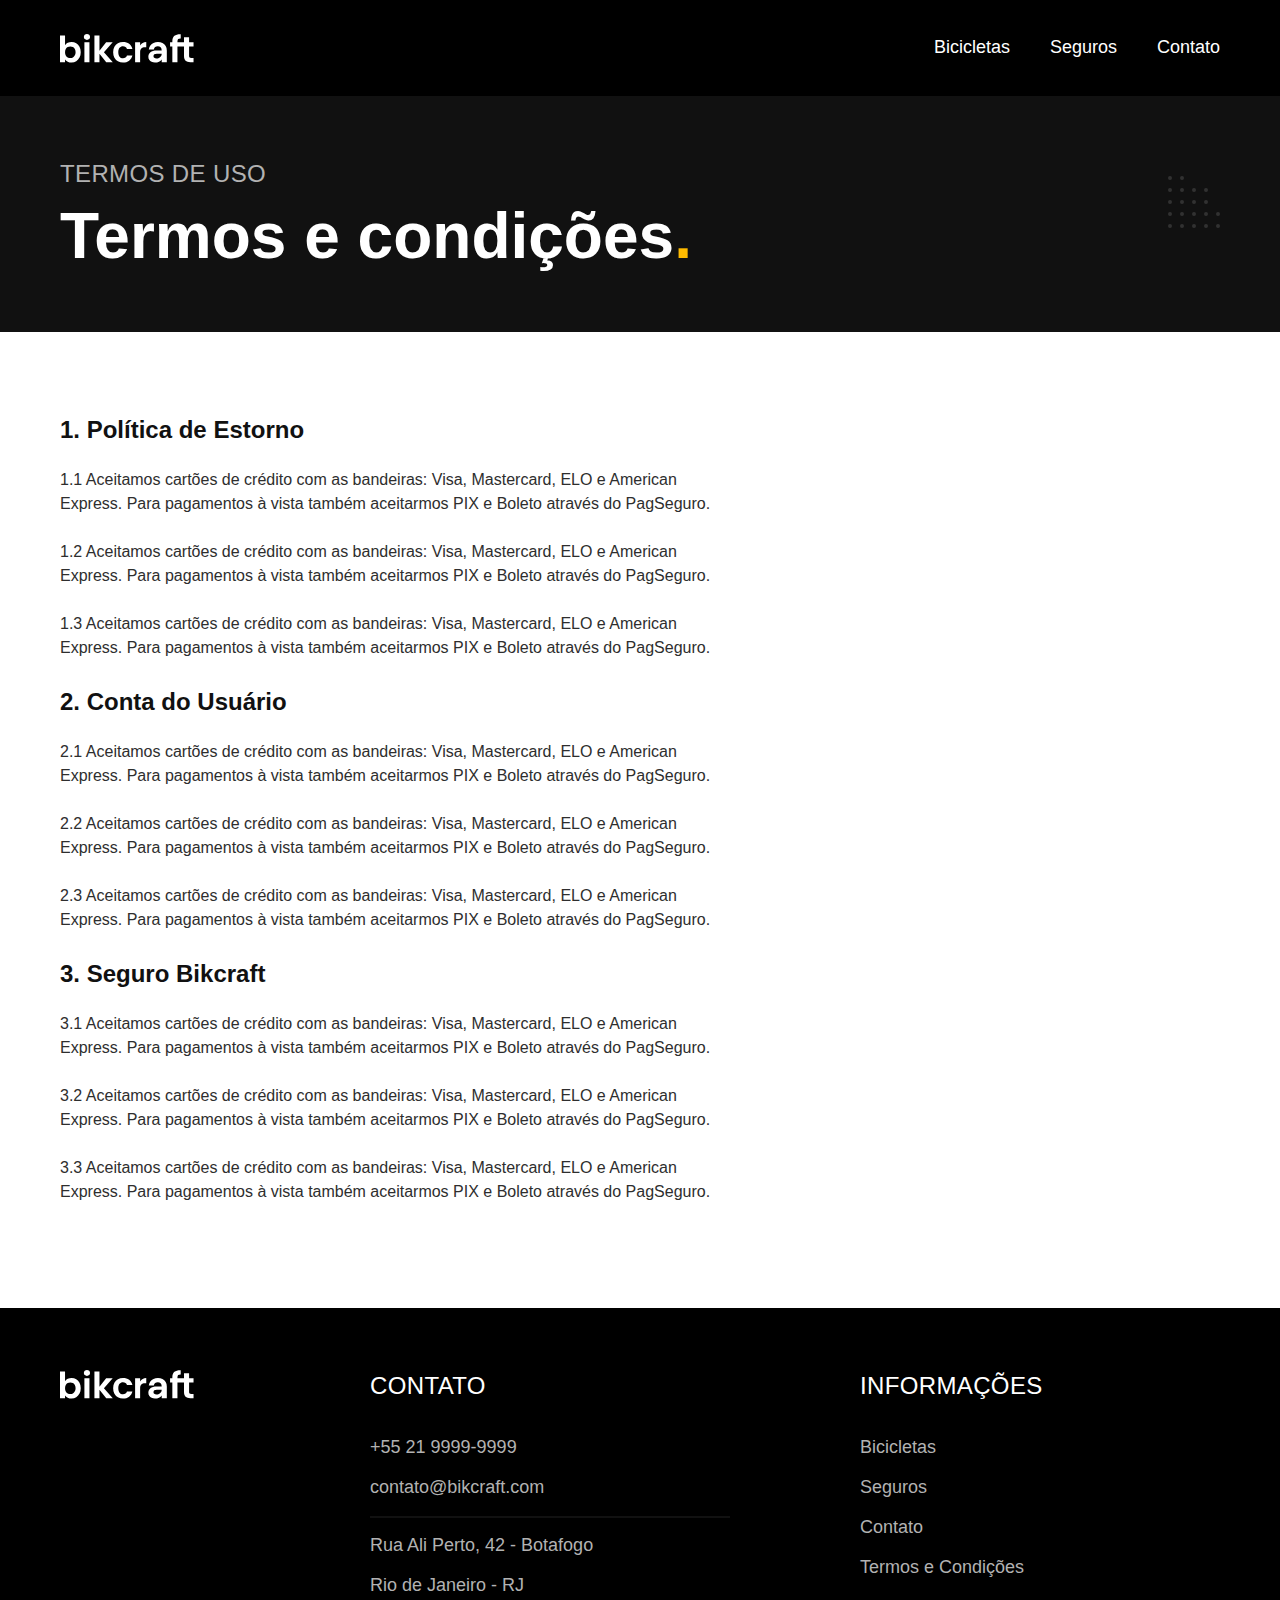
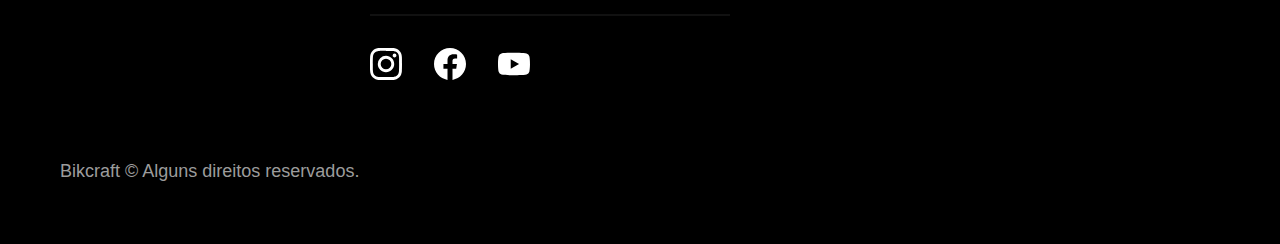
<file: termos.html>
<!DOCTYPE html>
<html lang="pt-BR">

<head>
    <meta charset="UTF-8">
    <meta http-equiv="X-UA-Compatible" content="IE=edge">
    <meta name="viewport" content="width=device-width, initial-scale=1.0">
    <title>Termos e Condições | Bikcraft</title>
    <meta name="'description" content="Termos e condições">
    <link rel="icon" href="./favicon.svg" type="image/svg+xml">
    <link rel="pre-load" href="./css/style.min.css
" as="style">

    <link rel="stylesheet" href="./css/style.min.css
">
    <link rel="preconnect" href="https://fonts.googleapis.com">
    <link rel="preconnect" href="https://fonts.gstatic.com" crossorigin>
    <link href="https: //fonts.googleapis.com/css2? family= Merriweather:ital,wght@1,900 & família= Poppins:wght@400;500;600 &family= Roboto:wght@400;500 & display=swap" rel="stylesheet">
    <script>document.documentElement.classList.add('js');</script>
</head>


<body id="termos">
    <header class="header-bg">
        <div class="header container">
            <a href="./"><img src="./img/bikcraft.svg" alt="Bikcraft"></a>
            <nav aria-label="primaria">
                <ul class="header-menu font-1-m cor-0">
                    <li><a href="./bicicletas.html">Bicicletas</a></li>
                    <li><a href="./seguros.html">Seguros</a></li>
                    <li><a href="./contatos.html">Contato</a></li>
                </ul>
            </nav>
        </div>
    </header>

    <main>
        <div class="titulo-bg">
            <div class="titulo container">
                <p class="font-2-l-b cor-5">termos de uso</p>
                <h1 class="font-1-xxl cor-0">Termos e condições<span class="cor-p1">.</span></h1>
            </div>
        </div>

        <div class="termos font-2-s cor-10 container">
            <h2 class="font-1-l cor-11">1. Política de Estorno</h2>
            <p>1.1 Aceitamos cartões de crédito com as bandeiras: Visa, Mastercard, ELO e American Express. Para pagamentos à vista também aceitarmos PIX e Boleto através do PagSeguro.</p>
            <p>1.2 Aceitamos cartões de crédito com as bandeiras: Visa, Mastercard, ELO e American Express. Para pagamentos à vista também aceitarmos PIX e Boleto através do PagSeguro.</p>
            <p>1.3 Aceitamos cartões de crédito com as bandeiras: Visa, Mastercard, ELO e American Express. Para pagamentos à vista também aceitarmos PIX e Boleto através do PagSeguro.</p>
            <h2 class="font-1-l cor-11">2. Conta do Usuário</h2>
            <p>2.1 Aceitamos cartões de crédito com as bandeiras: Visa, Mastercard, ELO e American Express. Para pagamentos à vista também aceitarmos PIX e Boleto através do PagSeguro.</p>
            <p>2.2 Aceitamos cartões de crédito com as bandeiras: Visa, Mastercard, ELO e American Express. Para pagamentos à vista também aceitarmos PIX e Boleto através do PagSeguro.</p>
            <p>2.3 Aceitamos cartões de crédito com as bandeiras: Visa, Mastercard, ELO e American Express. Para pagamentos à vista também aceitarmos PIX e Boleto através do PagSeguro.</p>
            <h2 class="font-1-l cor-11">3. Seguro Bikcraft</h2>
            <p>3.1 Aceitamos cartões de crédito com as bandeiras: Visa, Mastercard, ELO e American Express. Para pagamentos à vista também aceitarmos PIX e Boleto através do PagSeguro.</p>
            <p>3.2 Aceitamos cartões de crédito com as bandeiras: Visa, Mastercard, ELO e American Express. Para pagamentos à vista também aceitarmos PIX e Boleto através do PagSeguro.</p>
            <p>3.3 Aceitamos cartões de crédito com as bandeiras: Visa, Mastercard, ELO e American Express. Para pagamentos à vista também aceitarmos PIX e Boleto através do PagSeguro.</p>

        </div>
    </main>

    <footer class="footer-bg">
        <div class="footer container">
            <img src="./img/bikcraft.svg" alt="bikcraft">
            <div class="footer-contato">
                <h2 class="font-2-l-b cor-0">Contato</h2>
                <ul class="font-2-m cor-5">
                    <li><a href="tel:+552199999999">+55 21 9999-9999</a></li>
                    <li><a href="mailto:contato@bikcraft.com">contato@bikcraft.com</a></li>
                    <li>Rua Ali Perto, 42 - Botafogo</li>
                    <li>Rio de Janeiro - RJ</li>
                </ul>
                <div class="footer-redes">
                    <a href="./"><img src="./img/redes/instagram.svg" alt="instagram"></a>
                    <a href="./"><img src="./img/redes/facebook.svg" alt="facebook"></a>
                    <a href="./"><img src="./img/redes/youtube.svg" alt="youtube"></a>
                </div>
            </div>
            <div class="footer-informacoes">
                <h2 class="font-2-l-b cor-0">Informações</h2>
                <nav>
                    <ul class="font-1-m cor-5">
                        <li><a href="./bicicletas.html">Bicicletas</a></li>
                        <li><a href="./seguros.html">Seguros</a></li>
                        <li><a href="./contatos.html">Contato</a></li>
                        <li><a href="./termos.html">Termos e Condições</a></li>
                    </ul>
                </nav>
            </div>
            <p class="footer-copy font-2-m cor-6">Bikcraft © Alguns direitos reservados.</p>
        </div>

    </footer>

    <script src="./js/script.js"></script>
</body>

</html>
</file>
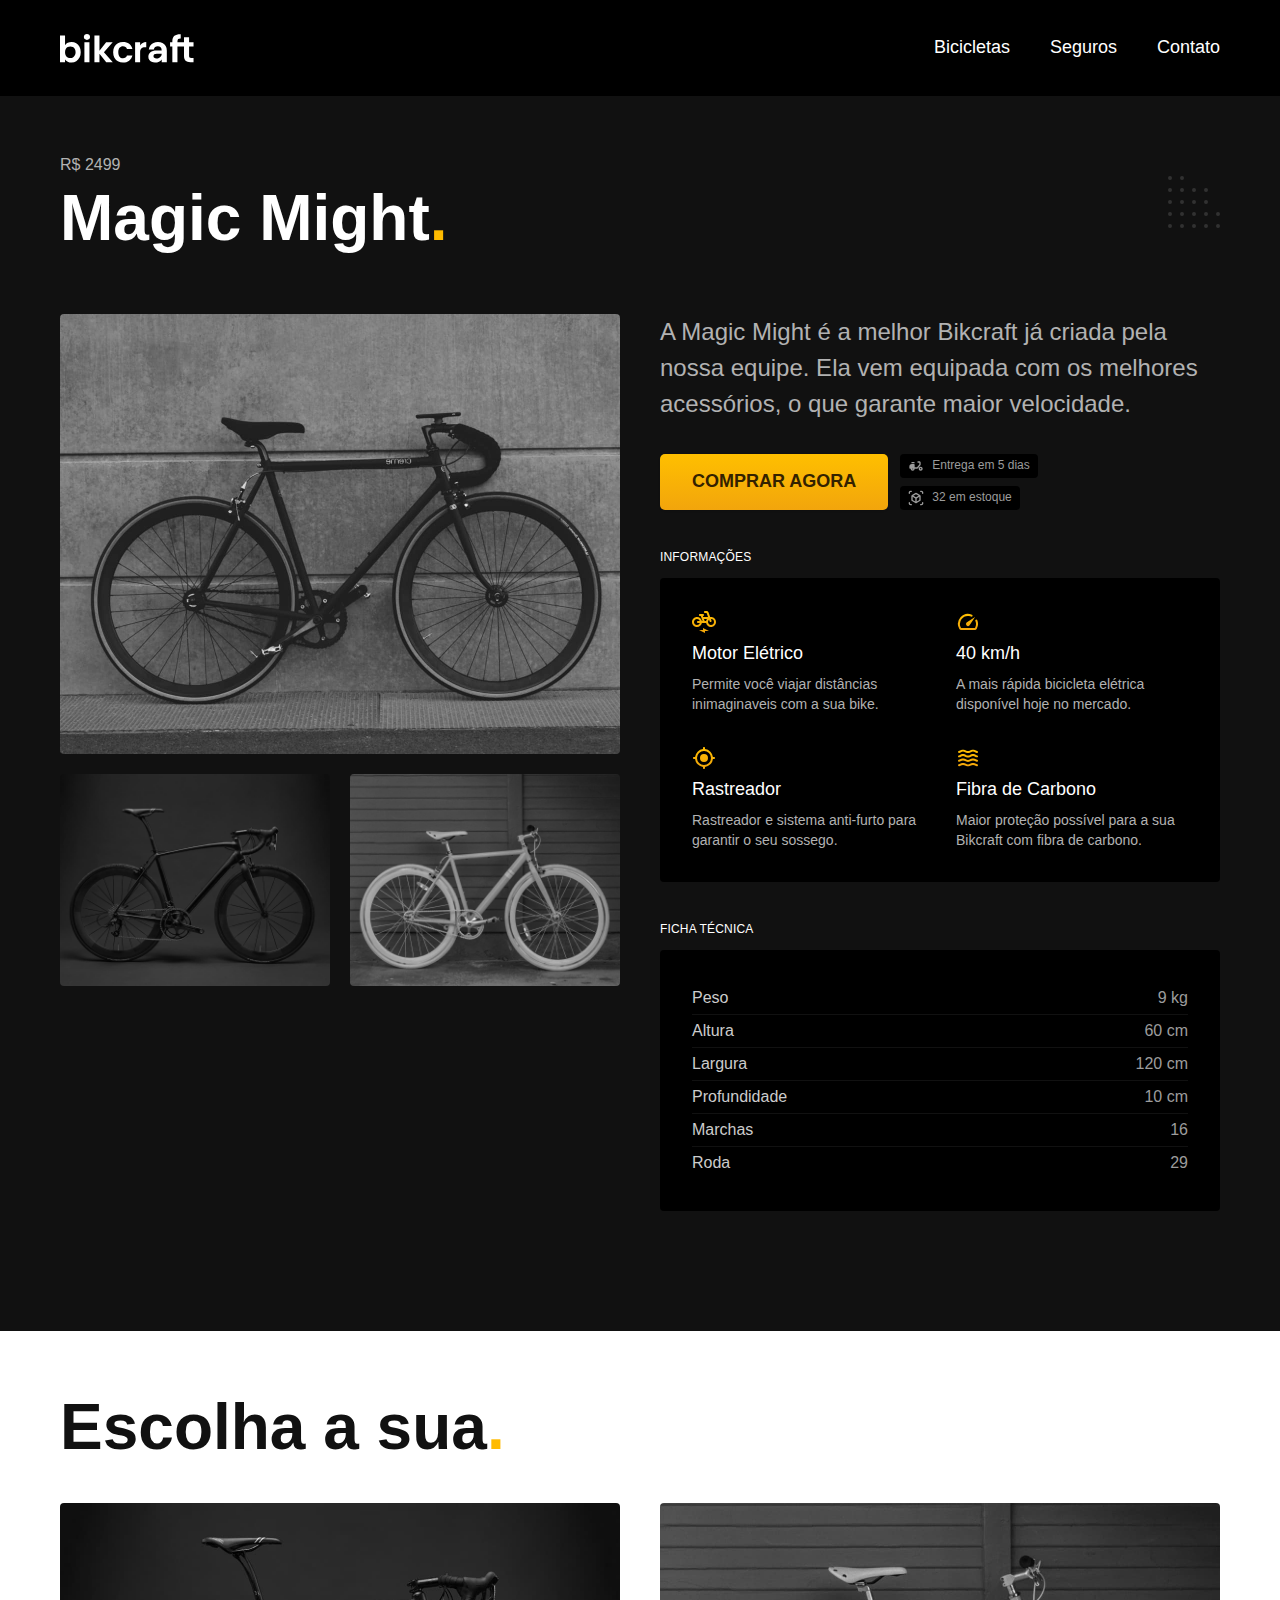
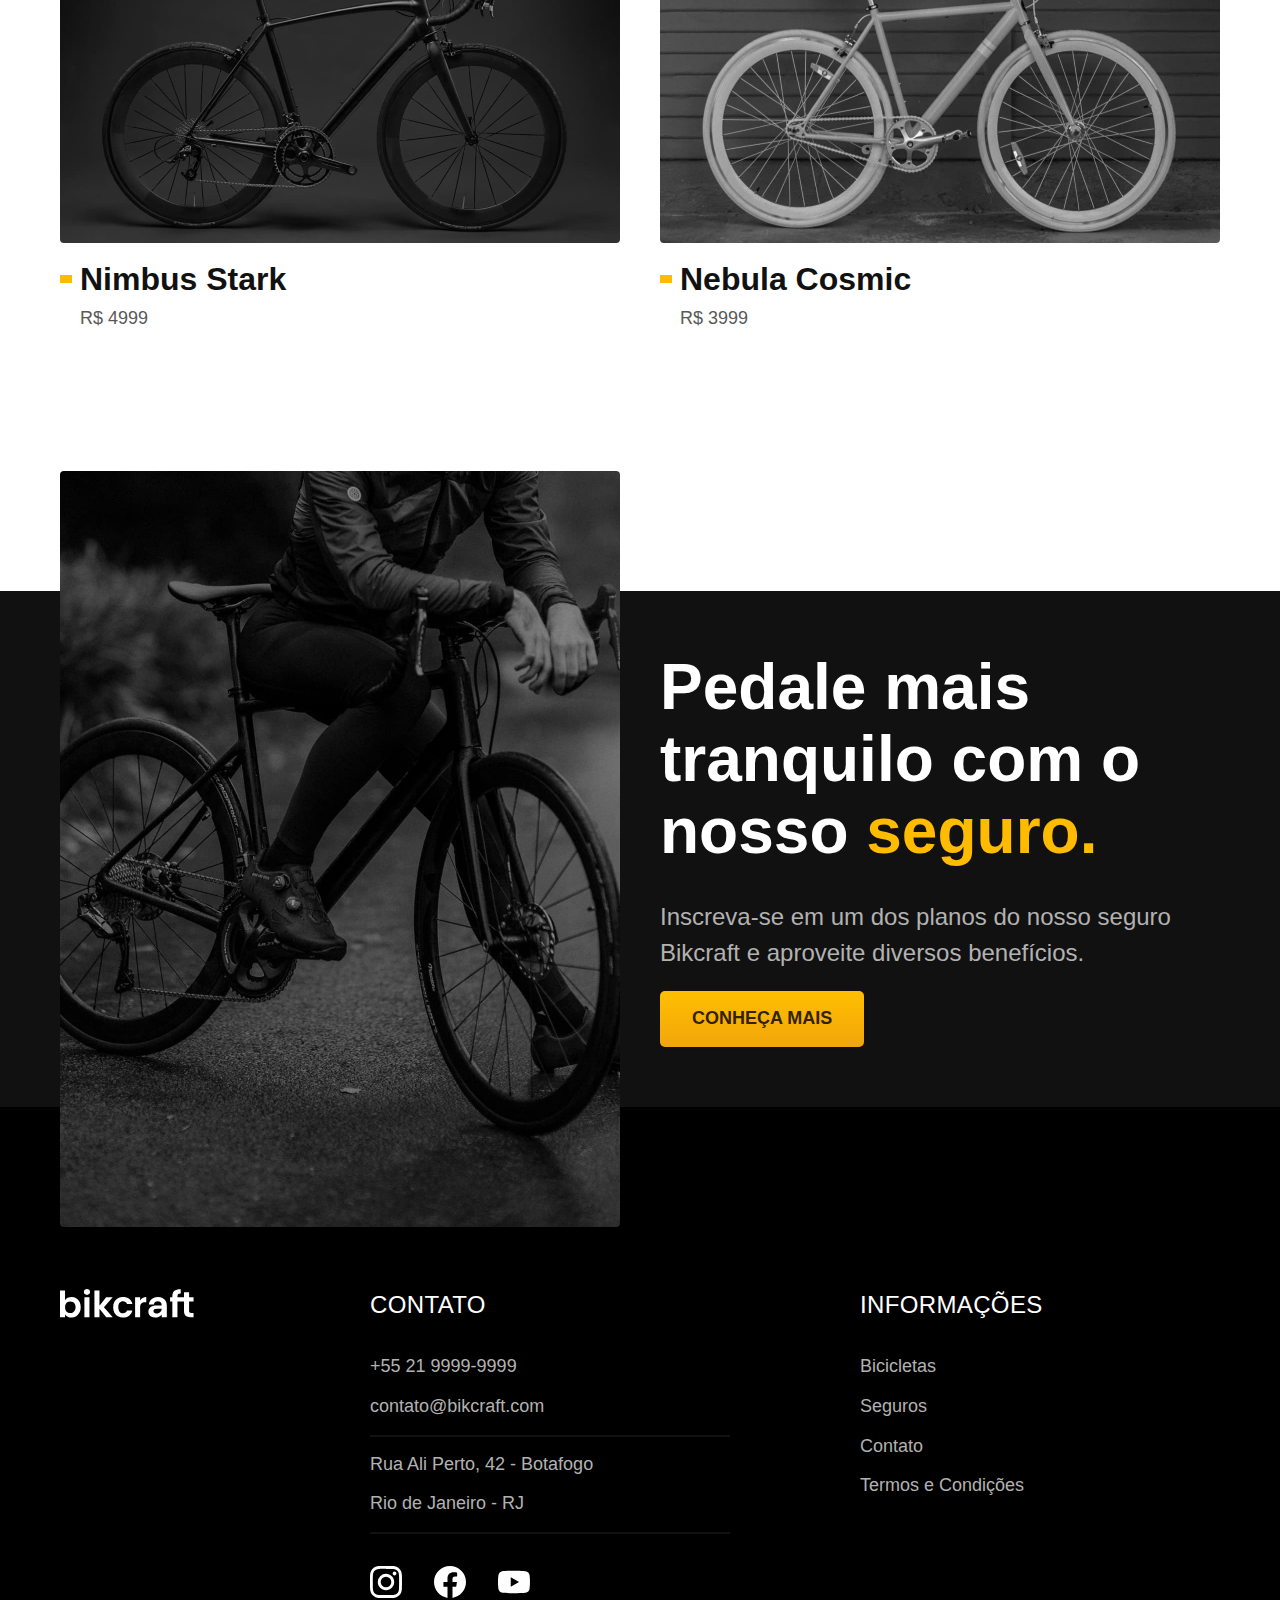
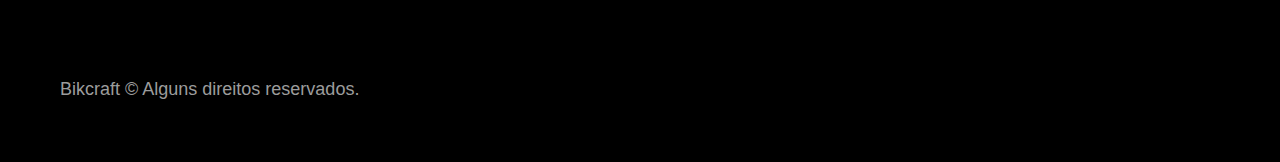
<file: bicicletas/magic.html>
<!DOCTYPE html>
<html lang="pt-BR">

<head>
    <meta charset="UTF-8">
    <meta http-equiv="X-UA-Compatible" content="IE=edge">
    <meta name="viewport" content="width=device-width, initial-scale=1.0">
    <title>Magic Might | Bikcraft</title>
    <meta name="'description" content="Magic Might">
    <link rel="icon" href="../favicon.svg" type="image/svg+xml">
    <link rel="stylesheet" href="../css/style.min.css
">
    <link rel="preconnect" href="https://fonts.googleapis.com">
    <link rel="preconnect" href="https://fonts.gstatic.com" crossorigin>
    <link href="https: //fonts.googleapis.com/css2? family= Merriweather:ital,wght@1,900 & família= Poppins:wght@400;500;600 &family= Roboto:wght@400;500 & display=swap" rel="stylesheet">
    <script>document.documentElement.classList.add('js');</script>
</head>


<body id="bicicleta">
    <header class="header-bg">
        <div class="header container">
            <a href="../"><img src="../img/bikcraft.svg" alt="Bikcraft"></a>
            <nav aria-label="primaria">
                <ul class="header-menu font-1-m cor-0">
                    <li><a href="../bicicletas.html">Bicicletas</a></li>
                    <li><a href="../seguros.html">Seguros</a></li>
                    <li><a href="../contatos.html">Contato</a></li>
                </ul>
            </nav>
        </div>
    </header>

    <main class="titulo-bg">
        <div>
            <div class="titulo container">
                <p class="font-2-xl cor-5">R$ 2499</p>
                <h1 class="font-1-xxl cor-0">Magic Might<span class="cor-p1">.</span></h1>
            </div>
        </div>

        <div class="bicicleta container">
            <div class="bicicleta-imagens">
                <img src="../img/bicicleta/nimbus2.jpg" alt="Bicicleta 1">
                <img src="../img/bicicleta/nimbus1.jpg" alt="Bicicleta 2">
                <img src="../img/bicicleta/nimbus3.jpg" alt="Bicicleta 3">
            </div>

            <div class="bicicleta-conteudo">
                <p class="font-2-l cor-5">A Magic Might é a melhor Bikcraft já criada pela nossa equipe. Ela vem equipada com os melhores acessórios, o que garante maior velocidade.</p>
                <div class="bicicleta-comprar">
                    <a class="botao" href="../orcamento.html?tipo=bikcraft&produto=magic">Comprar Agora</a>
                    <span class="font-1-xs cor-6"><img src="../img/icones/entrega.svg" alt="">Entrega em 5 dias</span>
                    <span class="font-1-xs cor-6"><img src="../img/icones/estoque.svg" alt="">32 em estoque</span>
                </div>

                <h2 class="font-1-xs cor-0">INFORMAÇÕES</h2>
                <ul class="bicicleta-informacoes">
                    <li>
                        <img src="../img/icones/eletrica.svg" alt="">
                        <h3 class="font-1-m cor-0">Motor Elétrico</h3>
                        <p class="font-2-xs cor-5">Permite você viajar distâncias inimaginaveis com a sua bike.</p>
                    </li>
                    <li>
                        <img src="../img/icones/velocidade.svg" alt="">
                        <h3 class="font-1-m cor-0">40 km/h</h3>
                        <p class="font-2-xs cor-5">A mais rápida bicicleta elétrica disponível hoje no mercado.</p>
                    </li>

                    <li>
                        <img src="../img/icones/rastreador.svg" alt="">
                        <h3 class="font-1-m cor-0">Rastreador</h3>
                        <p class="font-2-xs cor-5">Rastreador e sistema anti-furto para garantir o seu sossego.</p>
                    </li>

                    <li>
                        <img src="../img/icones/carbono.svg" alt="">
                        <h3 class="font-1-m cor-0">Fibra de Carbono</h3>
                        <p class="font-2-xs cor-5">Maior proteção possível para a sua Bikcraft com fibra de carbono.</p>
                    </li>


                </ul>
                <h2 class="font-1-xs cor-0">FICHA TÉCNICA</h2>
                <ul class="bicicleta-ficha font-2-s cor-4">
                    <li>Peso <span>9 kg</span></li>
                    <li>Altura <span>60 cm</span></li>
                    <li>Largura <span>120 cm</span></li>
                    <li>Profundidade <span>10 cm</span></li>
                    <li>Marchas <span>16</span></li>
                    <li>Roda <span>29</span></li>
                </ul>
            </div>
        </div>
    </main>

    <article class="bicicletas-lista container">
        <h2 class="font-1-xxl">Escolha a sua<span class="cor-p1">.</span></h2>

        <ul>

            <li>
                <a href="../bicicletas/nimbus.html">
                    <img src="../img/bicicletas/nimbus.jpg" alt="Bicicleta preta">
                    <h3 class="font-1-xl">Nimbus Stark</h3>
                    <span class="font-2-m cor-8">R$ 4999</span>
                </a>
            </li>
            <li>
                <a href="./nebula.html">
                    <img src="../img/bicicletas/nebula.jpg" alt="Bicicleta preta">
                    <h3 class="font-1-xl">Nebula Cosmic</h3>
                    <span class="font-2-m cor-8">R$ 3999</span>
                </a>
            </li>
        </ul>
    </article>

    <article class="seguro-bg">
        <div class="seguro container">
            <div class="seguro-imagem">
                <img src="../img/fotos/seguros.jpg" alt="Pessoa parada em cima de uma bicicleta">
            </div>
            <div class="seguro-conteudo">
                <h2 class="font-1-xxl cor-0">Pedale mais tranquilo com o nosso <span class="cor-p1">seguro.</span></h2>
                <p class="font-2-l cor-5">Inscreva-se em um dos planos do nosso seguro Bikcraft e aproveite diversos benefícios.</p>
                <a class="botao" href="./seguros.html">Conheça Mais</a>


            </div>
        </div>
    </article>

    <footer class="footer-bg">
        <div class="footer container">
            <img src="../img/bikcraft.svg" alt="bikcraft">
            <div class="footer-contato">
                <h2 class="font-2-l-b cor-0">Contato</h2>
                <ul class="font-2-m cor-5">
                    <li><a href="tel:+552199999999">+55 21 9999-9999</a></li>
                    <li><a href="mailto:contato@bikcraft.com">contato@bikcraft.com</a></li>
                    <li>Rua Ali Perto, 42 - Botafogo</li>
                    <li>Rio de Janeiro - RJ</li>
                </ul>
                <div class="footer-redes">
                    <a href="../"><img src="../img/redes/instagram.svg" alt="instagram"></a>
                    <a href="../"><img src="../img/redes/facebook.svg" alt="facebook"></a>
                    <a href="../"><img src="../img/redes/youtube.svg" alt="youtube"></a>
                </div>
            </div>
            <div class="footer-informacoes">
                <h2 class="font-2-l-b cor-0">Informações</h2>
                <nav>
                    <ul class="font-1-m cor-5">
                        <li><a href="../bicicletas.html">Bicicletas</a></li>
                        <li><a href="../seguros.html">Seguros</a></li>
                        <li><a href="../contatos.html">Contato</a></li>
                        <li><a href="../termos.html">Termos e Condições</a></li>
                    </ul>
                </nav>
            </div>
            <p class="footer-copy font-2-m cor-6">Bikcraft © Alguns direitos reservados.</p>
        </div>

    </footer>

    <script src="../js/script.js"></script>
</body>

</html>
</file>
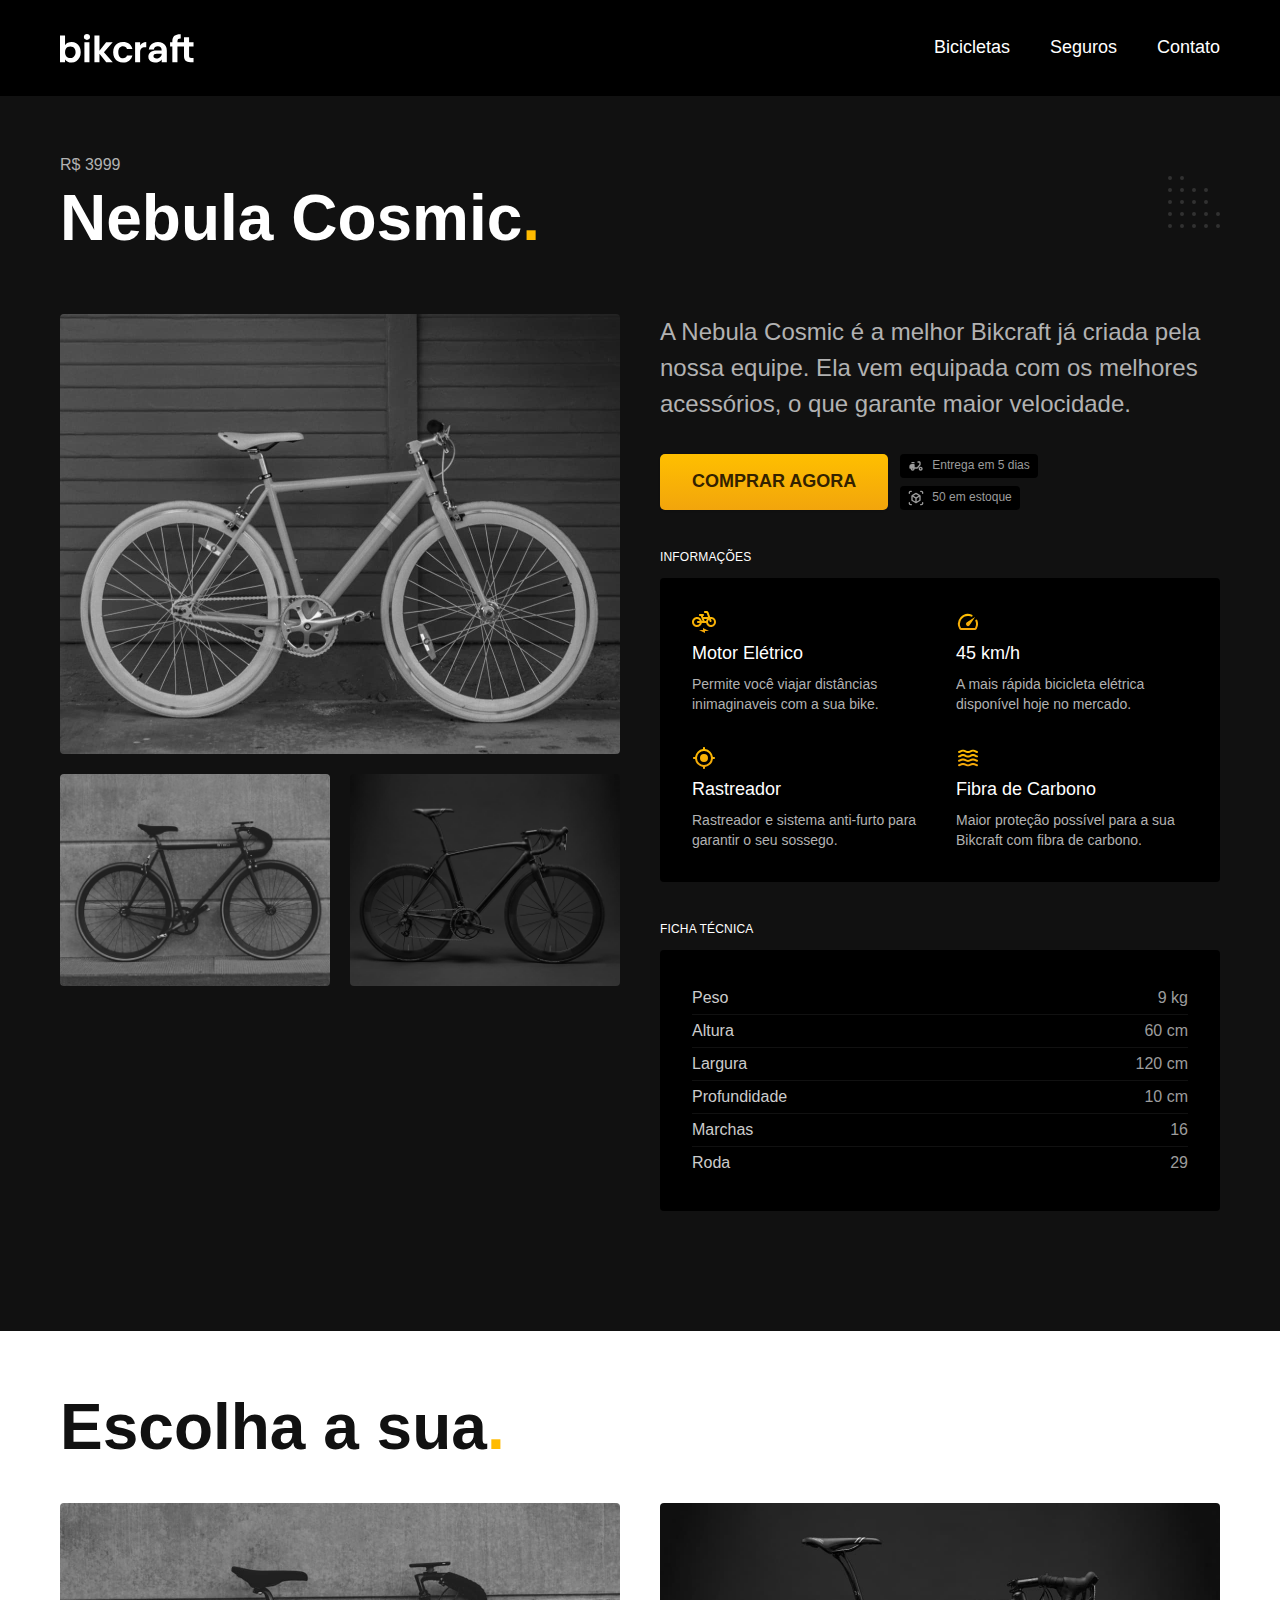
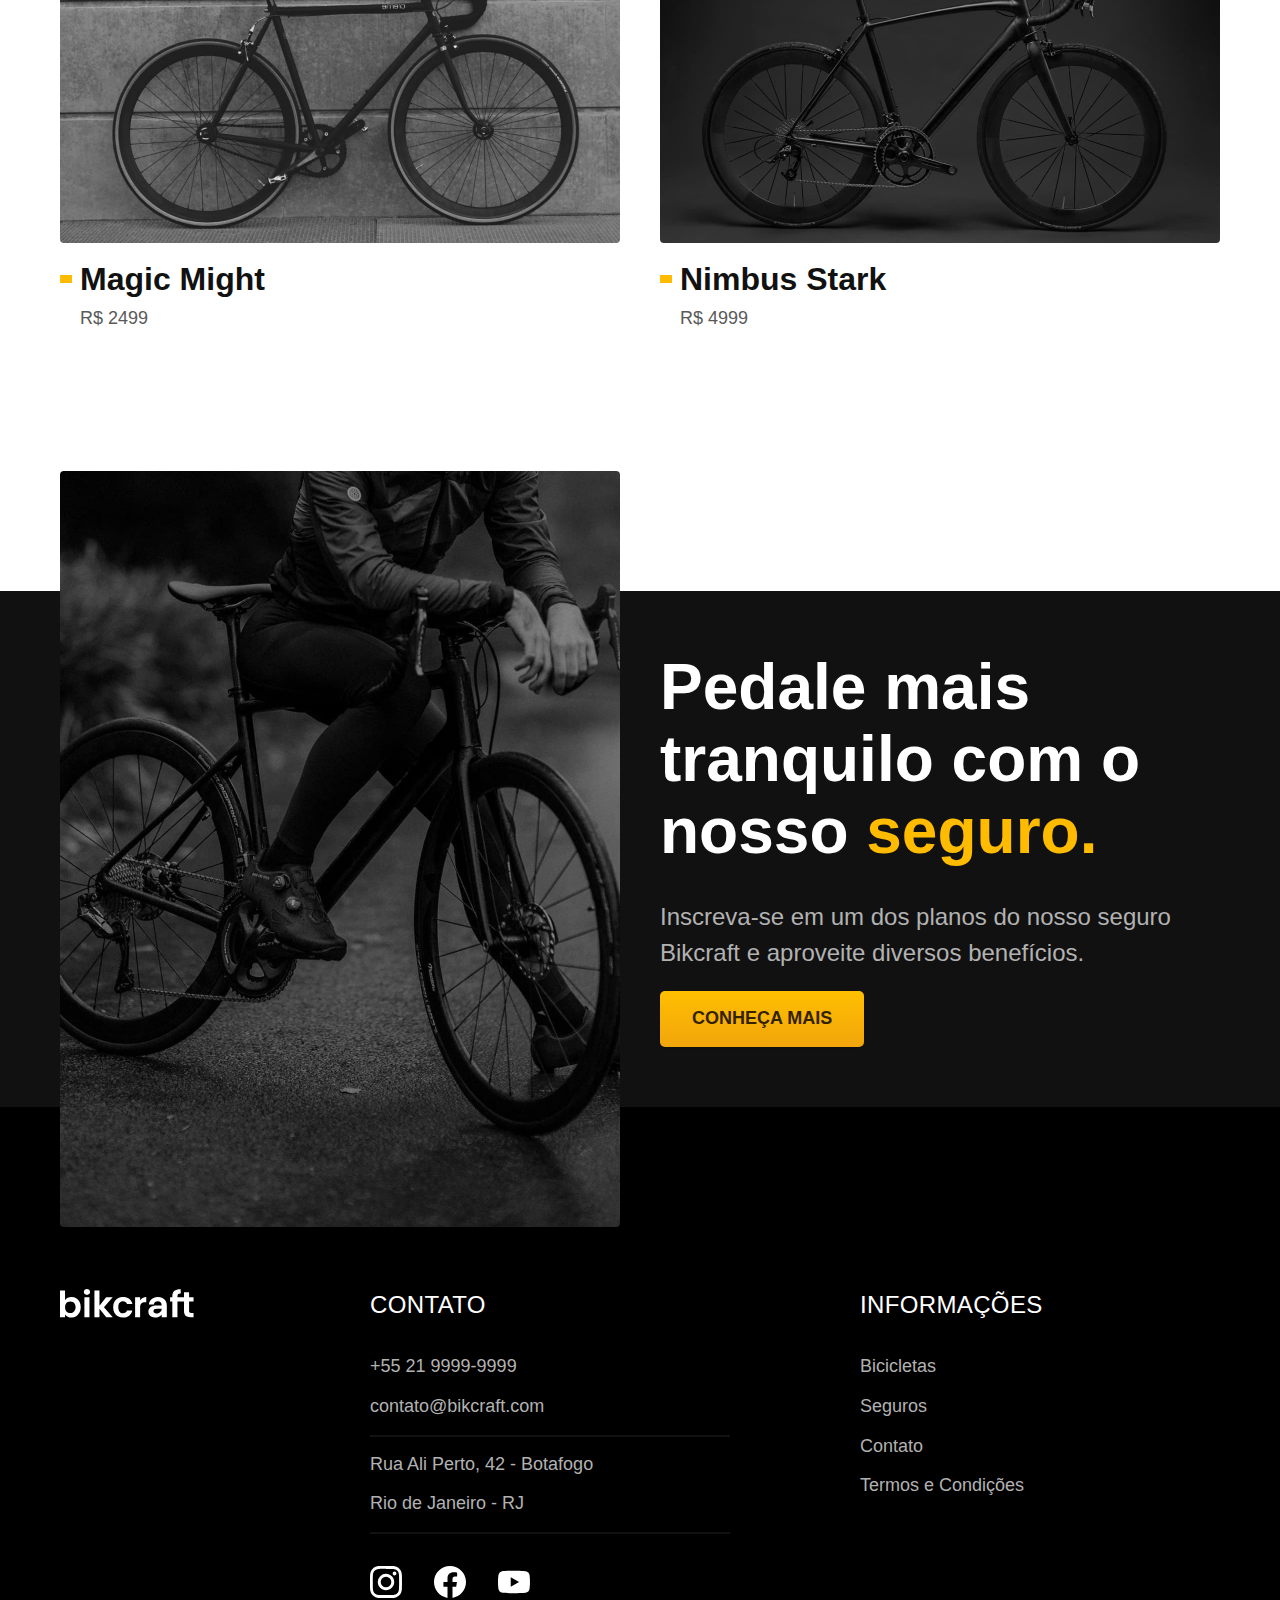
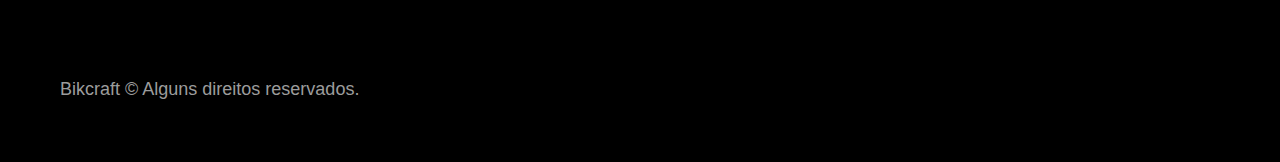
<file: bicicletas/nebula.html>
<!DOCTYPE html>
<html lang="pt-BR">

<head>
    <meta charset="UTF-8">
    <meta http-equiv="X-UA-Compatible" content="IE=edge">
    <meta name="viewport" content="width=device-width, initial-scale=1.0">
    <title>Nebula Cosmic | Bikcraft</title>
    <meta name="'description" content="Nebula Cosmic">
    <link rel="icon" href="../favicon.svg" type="image/svg+xml">
    <link rel="stylesheet" href="../css/style.min.css
">
    <link rel="preconnect" href="https://fonts.googleapis.com">
    <link rel="preconnect" href="https://fonts.gstatic.com" crossorigin>
    <link href="https: //fonts.googleapis.com/css2? family= Merriweather:ital,wght@1,900 & família= Poppins:wght@400;500;600 &family= Roboto:wght@400;500 & display=swap" rel="stylesheet">
    <script>document.documentElement.classList.add('js');</script>
</head>


<body id="bicicleta">
    <header class="header-bg">
        <div class="header container">
            <a href="../"><img src="../img/bikcraft.svg" alt="Bikcraft"></a>
            <nav aria-label="primaria">
                <ul class="header-menu font-1-m cor-0">
                    <li><a href="../bicicletas.html">Bicicletas</a></li>
                    <li><a href="../seguros.html">Seguros</a></li>
                    <li><a href="../contatos.html">Contato</a></li>
                </ul>
            </nav>
        </div>
    </header>

    <main class="titulo-bg">
        <div>
            <div class="titulo container">
                <p class="font-2-xl cor-5">R$ 3999</p>
                <h1 class="font-1-xxl cor-0">Nebula Cosmic<span class="cor-p1">.</span></h1>
            </div>
        </div>

        <div class="bicicleta container">
            <div class="bicicleta-imagens">
                <img src="../img/bicicleta/nimbus3.jpg" alt="Bicicleta 1">
                <img src="../img/bicicleta/nimbus2.jpg" alt="Bicicleta 2">
                <img src="../img/bicicleta/nimbus1.jpg" alt="Bicicleta 3">
            </div>

            <div class="bicicleta-conteudo">
                <p class="font-2-l cor-5">A Nebula Cosmic é a melhor Bikcraft já criada pela nossa equipe. Ela vem equipada com os melhores acessórios, o que garante maior velocidade.</p>
                <div class="bicicleta-comprar">
                    <a class="botao" href="../orcamento.html?tipo=bikcraft&produto=nebula">Comprar Agora</a>
                    <span class="font-1-xs cor-6"><img src="../img/icones/entrega.svg" alt="">Entrega em 5 dias</span>
                    <span class="font-1-xs cor-6"><img src="../img/icones/estoque.svg" alt="">50 em estoque</span>
                </div>

                <h2 class="font-1-xs cor-0">INFORMAÇÕES</h2>
                <ul class="bicicleta-informacoes">
                    <li>
                        <img src="../img/icones/eletrica.svg" alt="">
                        <h3 class="font-1-m cor-0">Motor Elétrico</h3>
                        <p class="font-2-xs cor-5">Permite você viajar distâncias inimaginaveis com a sua bike.</p>
                    </li>
                    <li>
                        <img src="../img/icones/velocidade.svg" alt="">
                        <h3 class="font-1-m cor-0">45 km/h</h3>
                        <p class="font-2-xs cor-5">A mais rápida bicicleta elétrica disponível hoje no mercado.</p>
                    </li>

                    <li>
                        <img src="../img/icones/rastreador.svg" alt="">
                        <h3 class="font-1-m cor-0">Rastreador</h3>
                        <p class="font-2-xs cor-5">Rastreador e sistema anti-furto para garantir o seu sossego.</p>
                    </li>

                    <li>
                        <img src="../img/icones/carbono.svg" alt="">
                        <h3 class="font-1-m cor-0">Fibra de Carbono</h3>
                        <p class="font-2-xs cor-5">Maior proteção possível para a sua Bikcraft com fibra de carbono.</p>
                    </li>


                </ul>
                <h2 class="font-1-xs cor-0">FICHA TÉCNICA</h2>
                <ul class="bicicleta-ficha font-2-s cor-4">
                    <li>Peso <span>9 kg</span></li>
                    <li>Altura <span>60 cm</span></li>
                    <li>Largura <span>120 cm</span></li>
                    <li>Profundidade <span>10 cm</span></li>
                    <li>Marchas <span>16</span></li>
                    <li>Roda <span>29</span></li>
                </ul>
            </div>
        </div>
    </main>

    <article class="bicicletas-lista container">
        <h2 class="font-1-xxl">Escolha a sua<span class="cor-p1">.</span></h2>

        <ul>
            <li>
                <a href="./magic.html">
                    <img src="../img/bicicletas/magic.jpg" alt="Bicicleta preta">
                    <h3 class="font-1-xl">Magic Might</h3>
                    <span class="font-2-m cor-8">R$ 2499</span>
                </a>
            </li>
            <li>
                <a href="../bicicletas/nimbus.html">
                    <img src="../img/bicicletas/nimbus.jpg" alt="Bicicleta preta">
                    <h3 class="font-1-xl">Nimbus Stark</h3>
                    <span class="font-2-m cor-8">R$ 4999</span>
                </a>
            </li>

        </ul>
    </article>

    <article class="seguro-bg">
        <div class="seguro container">
            <div class="seguro-imagem">
                <img src="../img/fotos/seguros.jpg" alt="Pessoa parada em cima de uma bicicleta">
            </div>
            <div class="seguro-conteudo">
                <h2 class="font-1-xxl cor-0">Pedale mais tranquilo com o nosso <span class="cor-p1">seguro.</span></h2>
                <p class="font-2-l cor-5">Inscreva-se em um dos planos do nosso seguro Bikcraft e aproveite diversos benefícios.</p>
                <a class="botao" href="./seguros.html">Conheça Mais</a>


            </div>
        </div>
    </article>

    <footer class="footer-bg">
        <div class="footer container">
            <img src="../img/bikcraft.svg" alt="bikcraft">
            <div class="footer-contato">
                <h2 class="font-2-l-b cor-0">Contato</h2>
                <ul class="font-2-m cor-5">
                    <li><a href="tel:+552199999999">+55 21 9999-9999</a></li>
                    <li><a href="mailto:contato@bikcraft.com">contato@bikcraft.com</a></li>
                    <li>Rua Ali Perto, 42 - Botafogo</li>
                    <li>Rio de Janeiro - RJ</li>
                </ul>
                <div class="footer-redes">
                    <a href="../"><img src="../img/redes/instagram.svg" alt="instagram"></a>
                    <a href="../"><img src="../img/redes/facebook.svg" alt="facebook"></a>
                    <a href="../"><img src="../img/redes/youtube.svg" alt="youtube"></a>
                </div>
            </div>
            <div class="footer-informacoes">
                <h2 class="font-2-l-b cor-0">Informações</h2>
                <nav>
                    <ul class="font-1-m cor-5">
                        <li><a href="../bicicletas.html">Bicicletas</a></li>
                        <li><a href="../seguros.html">Seguros</a></li>
                        <li><a href="../contatos.html">Contato</a></li>
                        <li><a href="../termos.html">Termos e Condições</a></li>
                    </ul>
                </nav>
            </div>
            <p class="footer-copy font-2-m cor-6">Bikcraft © Alguns direitos reservados.</p>
        </div>

    </footer>

    <script src="../js/script.js"></script>
</body>

</html>
</file>
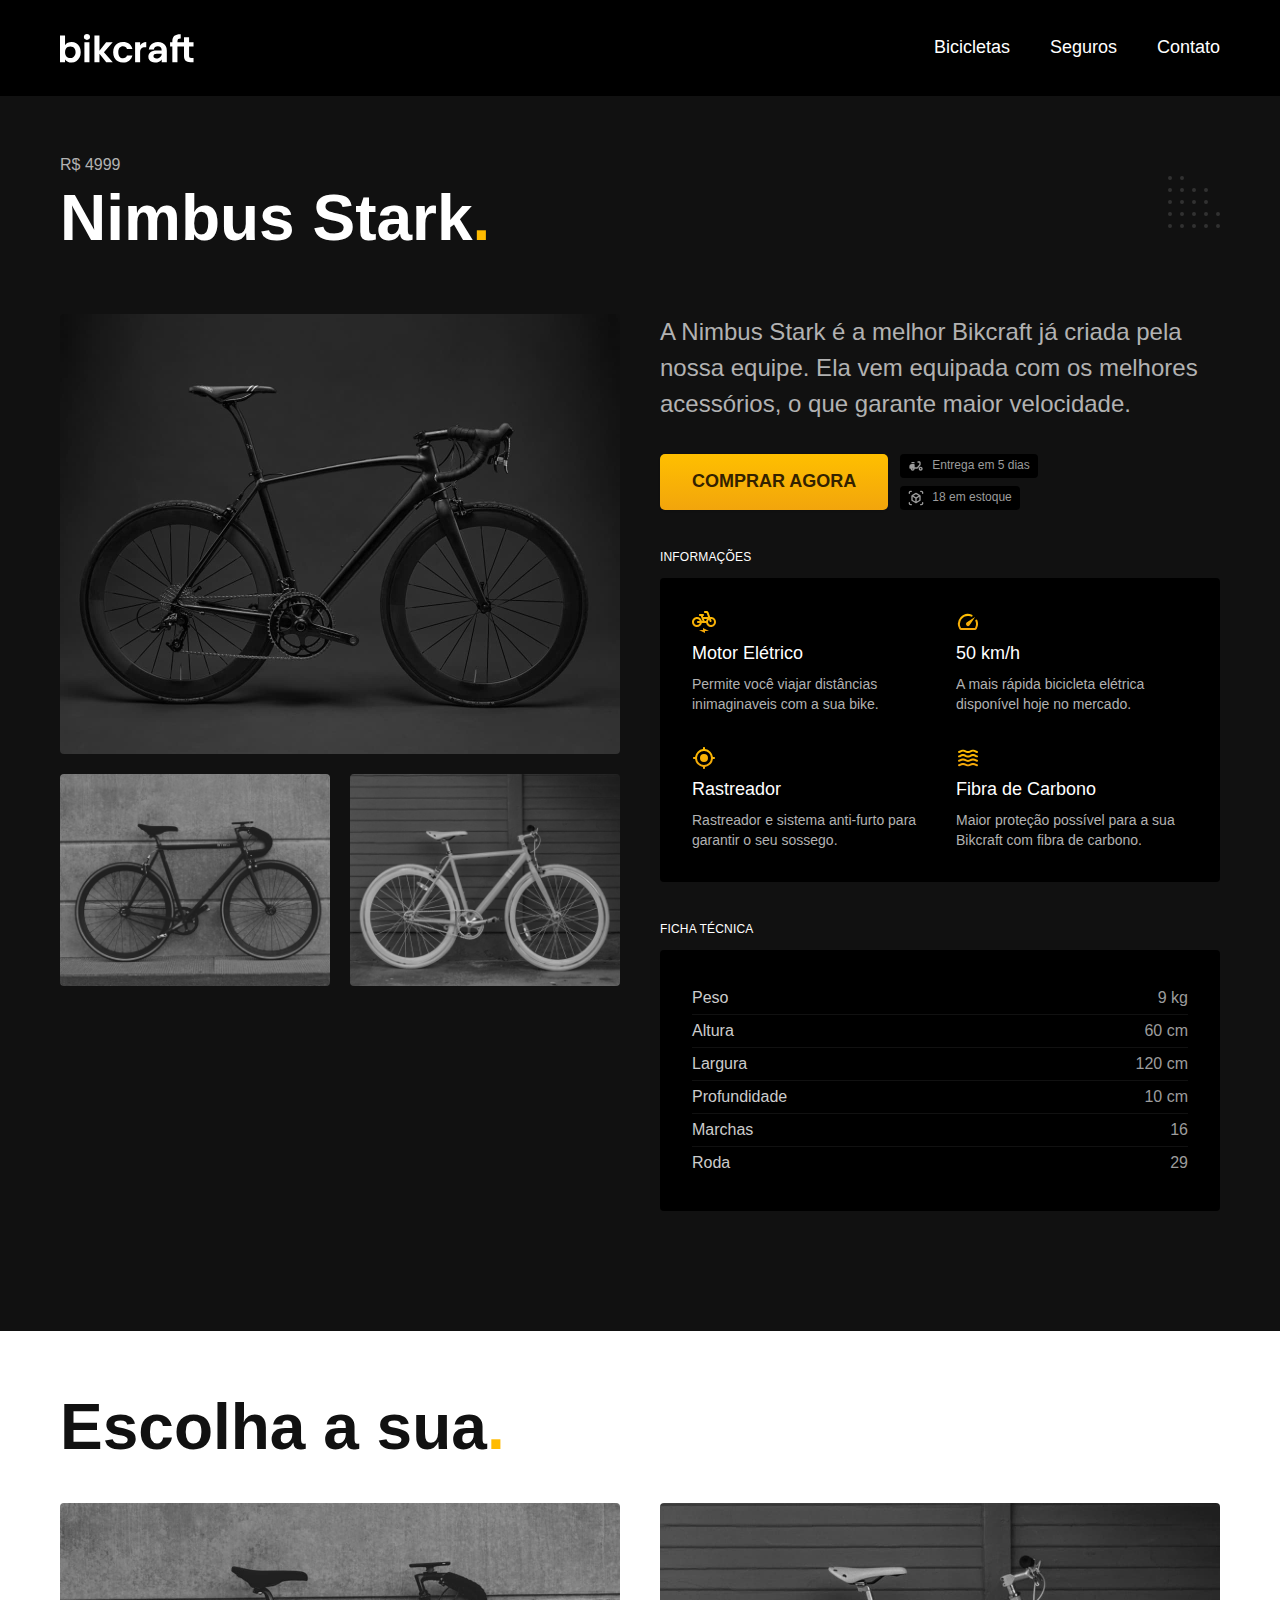
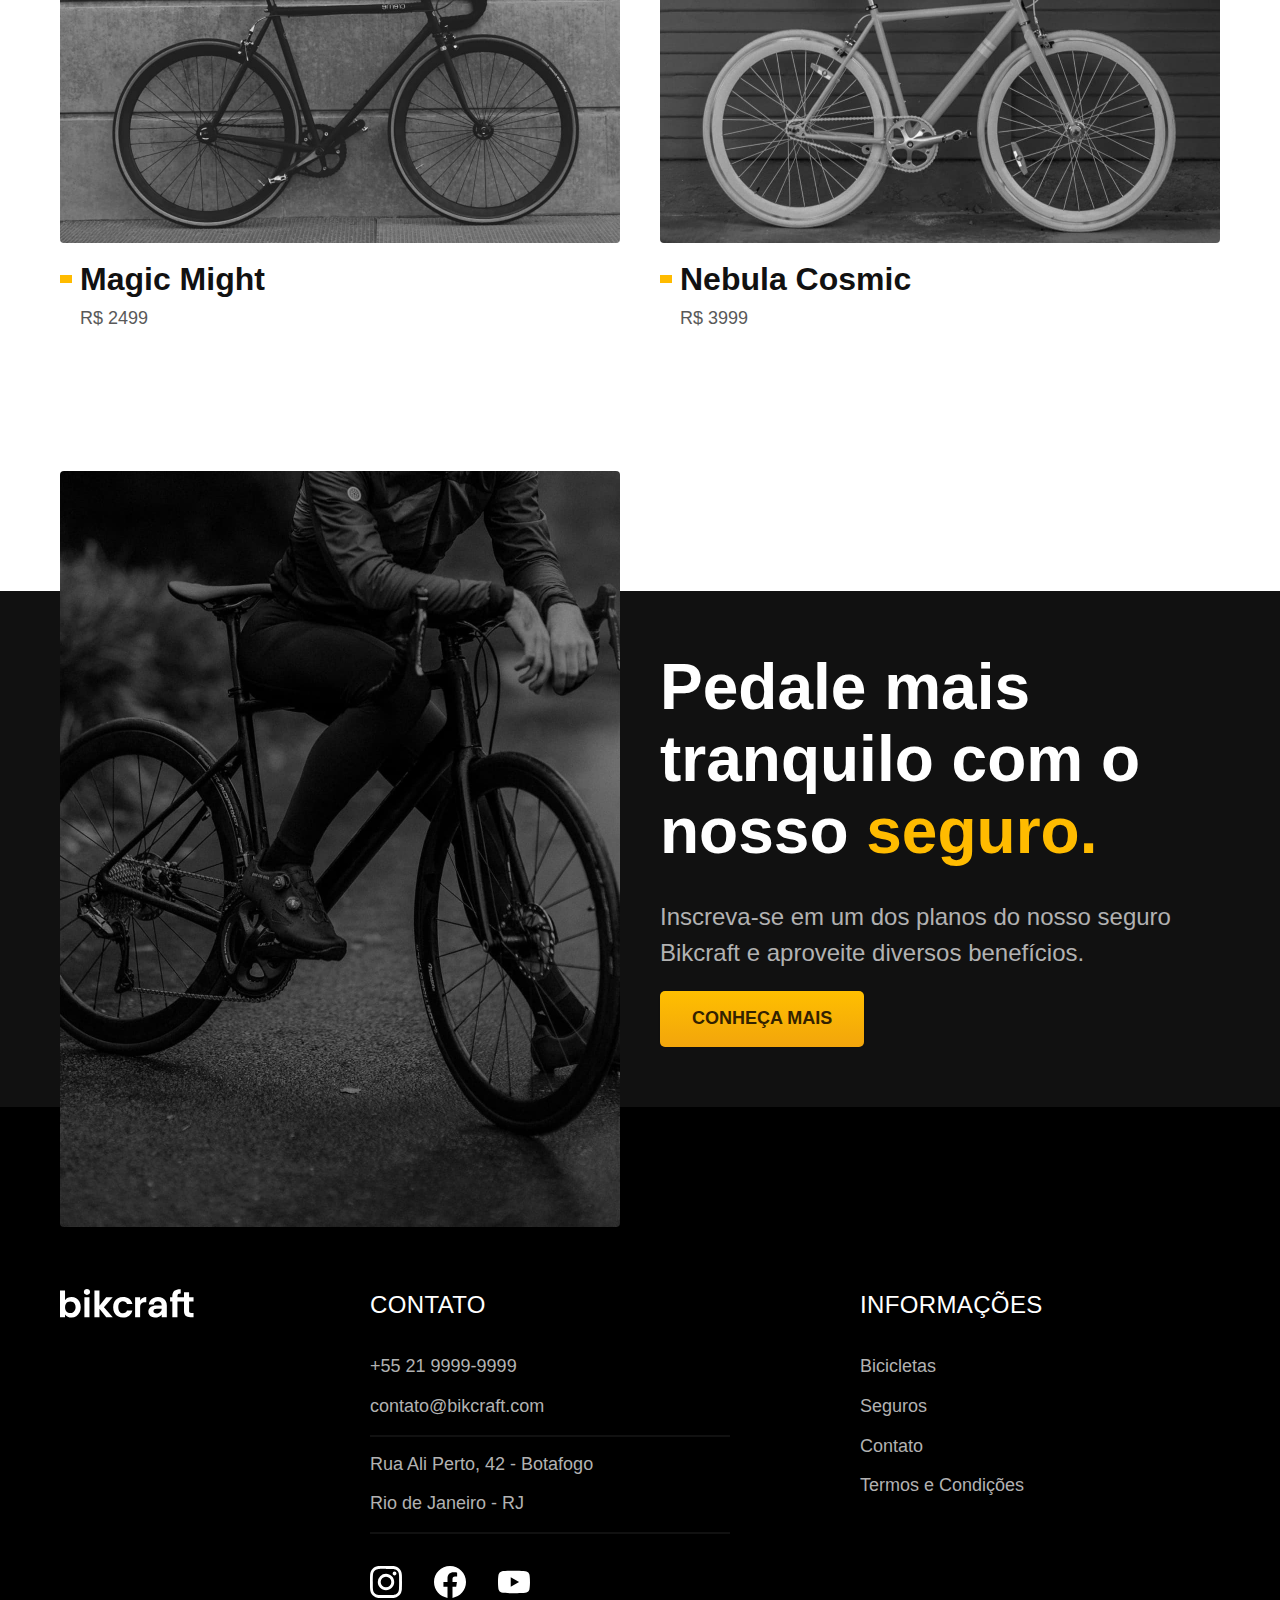
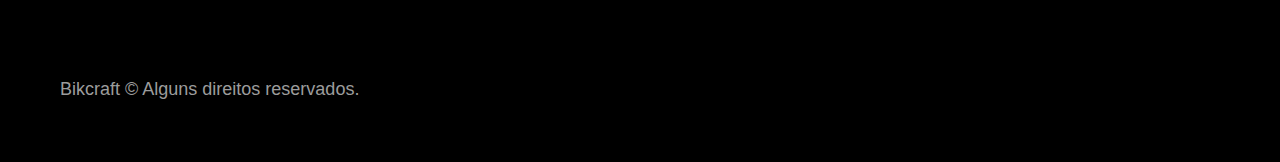
<file: bicicletas/nimbus.html>
<!DOCTYPE html>
<html lang="pt-BR">

<head>
    <meta charset="UTF-8">
    <meta http-equiv="X-UA-Compatible" content="IE=edge">
    <meta name="viewport" content="width=device-width, initial-scale=1.0">
    <title>Nimbus Stark | Bikcraft</title>
    <meta name="'description" content="Termos e condições">
    <link rel="icon" href="../favicon.svg" type="image/svg+xml">
    <link rel="stylesheet" href="../css/style.min.css
">
    <link rel="preconnect" href="https://fonts.googleapis.com">
    <link rel="preconnect" href="https://fonts.gstatic.com" crossorigin>
    <link href="https: //fonts.googleapis.com/css2? family= Merriweather:ital,wght@1,900 & família= Poppins:wght@400;500;600 &family= Roboto:wght@400;500 & display=swap" rel="stylesheet">
    <script>document.documentElement.classList.add('js');</script>
</head>


<body id="bicicleta">
    <header class="header-bg">
        <div class="header container">
            <a href="../"><img src="../img/bikcraft.svg" alt="Bikcraft"></a>
            <nav aria-label="primaria">
                <ul class="header-menu font-1-m cor-0">
                    <li><a href="../bicicletas.html">Bicicletas</a></li>
                    <li><a href="../seguros.html">Seguros</a></li>
                    <li><a href="../contatos.html">Contato</a></li>
                </ul>
            </nav>
        </div>
    </header>

    <main class="titulo-bg">
        <div>
            <div class="titulo container">
                <p class="font-2-xl cor-5">R$ 4999</p>
                <h1 class="font-1-xxl cor-0">Nimbus Stark<span class="cor-p1">.</span></h1>
            </div>
        </div>

        <div class="bicicleta container">
            <div class="bicicleta-imagens">
                <img src="../img/bicicleta/nimbus1.jpg" alt="Bicicleta 1">
                <img src="../img/bicicleta/nimbus2.jpg" alt="Bicicleta 2">
                <img src="../img/bicicleta/nimbus3.jpg" alt="Bicicleta 3">
            </div>

            <div class="bicicleta-conteudo">
                <p class="font-2-l cor-5">A Nimbus Stark é a melhor Bikcraft já criada pela nossa equipe. Ela vem equipada com os melhores acessórios, o que garante maior velocidade.</p>
                <div class="bicicleta-comprar">
                    <a class="botao" href="../orcamento.html?tipo=bikcraft&produto=nimbus">Comprar Agora</a>
                    <span class="font-1-xs cor-6"><img src="../img/icones/entrega.svg" alt="">Entrega em 5 dias</span>
                    <span class="font-1-xs cor-6"><img src="../img/icones/estoque.svg" alt="">18 em estoque</span>
                </div>

                <h2 class="font-1-xs cor-0">INFORMAÇÕES</h2>
                <ul class="bicicleta-informacoes">
                    <li>
                        <img src="../img/icones/eletrica.svg" alt="">
                        <h3 class="font-1-m cor-0">Motor Elétrico</h3>
                        <p class="font-2-xs cor-5">Permite você viajar distâncias inimaginaveis com a sua bike.</p>
                    </li>
                    <li>
                        <img src="../img/icones/velocidade.svg" alt="">
                        <h3 class="font-1-m cor-0">50 km/h</h3>
                        <p class="font-2-xs cor-5">A mais rápida bicicleta elétrica disponível hoje no mercado.</p>
                    </li>

                    <li>
                        <img src="../img/icones/rastreador.svg" alt="">
                        <h3 class="font-1-m cor-0">Rastreador</h3>
                        <p class="font-2-xs cor-5">Rastreador e sistema anti-furto para garantir o seu sossego.</p>
                    </li>

                    <li>
                        <img src="../img/icones/carbono.svg" alt="">
                        <h3 class="font-1-m cor-0">Fibra de Carbono</h3>
                        <p class="font-2-xs cor-5">Maior proteção possível para a sua Bikcraft com fibra de carbono.</p>
                    </li>


                </ul>
                <h2 class="font-1-xs cor-0">FICHA TÉCNICA</h2>
                <ul class="bicicleta-ficha font-2-s cor-4">
                    <li>Peso <span>9 kg</span></li>
                    <li>Altura <span>60 cm</span></li>
                    <li>Largura <span>120 cm</span></li>
                    <li>Profundidade <span>10 cm</span></li>
                    <li>Marchas <span>16</span></li>
                    <li>Roda <span>29</span></li>
                </ul>
            </div>
        </div>
    </main>

    <article class="bicicletas-lista container">
        <h2 class="font-1-xxl">Escolha a sua<span class="cor-p1">.</span></h2>

        <ul>
            <li>
                <a href="./magic.html">
                    <img src="../img/bicicletas/magic.jpg" alt="Bicicleta preta">
                    <h3 class="font-1-xl">Magic Might</h3>
                    <span class="font-2-m cor-8">R$ 2499</span>
                </a>
            </li>

            <li>
                <a href="./nebula.html">
                    <img src="../img/bicicletas/nebula.jpg" alt="Bicicleta preta">
                    <h3 class="font-1-xl">Nebula Cosmic</h3>
                    <span class="font-2-m cor-8">R$ 3999</span>
                </a>
            </li>
        </ul>
    </article>

    <article class="seguro-bg">
        <div class="seguro container">
            <div class="seguro-imagem">
                <img src="../img/fotos/seguros.jpg" alt="Pessoa parada em cima de uma bicicleta">
            </div>
            <div class="seguro-conteudo">
                <h2 class="font-1-xxl cor-0">Pedale mais tranquilo com o nosso <span class="cor-p1">seguro.</span></h2>
                <p class="font-2-l cor-5">Inscreva-se em um dos planos do nosso seguro Bikcraft e aproveite diversos benefícios.</p>
                <a class="botao" href="./seguros.html">Conheça Mais</a>


            </div>
        </div>
    </article>

    <footer class="footer-bg">
        <div class="footer container">
            <img src="../img/bikcraft.svg" alt="bikcraft">
            <div class="footer-contato">
                <h2 class="font-2-l-b cor-0">Contato</h2>
                <ul class="font-2-m cor-5">
                    <li><a href="tel:+552199999999">+55 21 9999-9999</a></li>
                    <li><a href="mailto:contato@bikcraft.com">contato@bikcraft.com</a></li>
                    <li>Rua Ali Perto, 42 - Botafogo</li>
                    <li>Rio de Janeiro - RJ</li>
                </ul>
                <div class="footer-redes">
                    <a href="../"><img src="../img/redes/instagram.svg" alt="instagram"></a>
                    <a href="../"><img src="../img/redes/facebook.svg" alt="facebook"></a>
                    <a href="../"><img src="../img/redes/youtube.svg" alt="youtube"></a>
                </div>
            </div>
            <div class="footer-informacoes">
                <h2 class="font-2-l-b cor-0">Informações</h2>
                <nav>
                    <ul class="font-1-m cor-5">
                        <li><a href="../bicicletas.html">Bicicletas</a></li>
                        <li><a href="../seguros.html">Seguros</a></li>
                        <li><a href="../contatos.html">Contato</a></li>
                        <li><a href="../termos.html">Termos e Condições</a></li>
                    </ul>
                </nav>
            </div>
            <p class="footer-copy font-2-m cor-6">Bikcraft © Alguns direitos reservados.</p>
        </div>

    </footer>

    <script src="../js/script.js"></script>
</body>

</html>
</file>
<file: css/style.min.css>
body{margin:0;font-family:Arial,Helvetica,sans-serif;color:#111}blockquote,dd,h1,h2,h3,h4,p,ul{margin:0}ul{padding:0;list-style:none}a{text-decoration:none;color:inherit}img{max-width:100%;height:auto;display:block}img[src$=".jpg"]{border-radius:4px}.font-1-xs{font:400 0.75rem/1.33 Poppins,sans-serif}.font-2-xs{font:400 0.875rem/1.43 Roboto,sans-serif}.font-2-s{font:400 1rem/1.5 Roboto,sans-serif}.font-1-s{font:400 1rem/1.5 Poppins,sans-serif}.font-2-m{font:500 1.125rem/1.33 Roboto,sans-serif}.font-1-m-b{font:600 1.125rem/1.33 Poppins,sans-serif}.font-1-m{font:500 1.125rem/1.33 Poppins,sans-serif}.font-2-l-b{font:500 1.5rem/1.5 Roboto,sans-serif;letter-spacing:.015em;text-transform:uppercase}.font-2-l{font:400 1.5rem/1.5 Roboto,sans-serif}.font-1-l{font:400 1.5rem/1.5 Poppins,sans-serif}.font-1-xl{font:600 2rem/1.25 Poppins,sans-serif}.font-1-xxl{font:600 4rem/1.125 Poppins,sans-serif}@media (max-width:1200px){.font-1-xxl{font-size:3rem}.font-2-l,.font-2-l-b{font-size:1.25rem}}@media (max-width:800px){.font-1-xxl{font-size:2rem}.font-1-xl,.font-2-xl{font-size:1.5rem}}:root{--cor-0:#ffffff;--cor-1:#f7f7f7;--cor-2:#ededed;--cor-3:#dedede;--cor-4:#cccccc;--cor-5:#b2b2b2;--cor-6:#9c9c9c;--cor-7:#717171;--cor-8:#595959;--cor-9:#404040;--cor-10:#2e2e2e;--cor-11:#111111;--cor-12:#000000;--cor-p1:#ffbb00;--cor-p2:#e4a30b;--cor-p3:#a66f00;--cor-p4:#664400;--cor-p5:#332200}.cor-0{color:var(--cor-0)}.cor-1{color:var(--cor-1)}.cor-2{color:var(--cor-2)}.cor-3{color:var(--cor-3)}.cor-4{color:var(--cor-4)}.cor-5{color:var(--cor-5)}.cor-6{color:var(--cor-6)}.cor-7{color:var(--cor-7)}.cor-8{color:var(--cor-8)}.cor-9{color:var(--cor-9)}.cor-10{color:var(--cor-10)}.cor-11{color:var(--cor-11)}.cor-12{color:var(--cor-12)}.cor-p1{color:var(--cor-p1)}.cor-p2{color:var(--cor-p2)}.cor-3{color:var(--cor-p3)}.cor-p4{color:var(--cor-p4)}.cor-p5{color:var(--cor-p5)}.js .fadeInDown{transform:translate3d(0,-20px,0)}.js .fadeInUp{transform:translate3d(0,20px,0)}.js .fadeInRight{transform:translate3d(20px,0,0)}.js .fadeInLeft{transform:translate3d(-20px,0,0)}.js [data-anime]{opacity:0}.js .anime{opacity:1;transform:none;transition:transform .8s,opacity .8s}.header-bg{background-color:var(--cor-12)}.header{display:flex;flex-wrap:wrap;gap:20px;justify-content:space-between;align-items:center;padding-top:20px;padding-bottom:20px}.header-menu{display:flex;flex-wrap:wrap;gap:40px}.header-menu a{padding:16px 0;display:inline-block;position:relative}.header-menu a::after{content:"";display:block;height:2px;width:0;background-color:var(--cor-0);margin-top:4px;transition:.3s;position:absolute}.header-menu a.ativo::after,.header-menu a:hover::after{width:100%}@media (max-width:800px){.header-menu{gap:20px}.header-menu a{background-color:var(--cor-11);padding:12px 16px;border-radius:5px}.header-menu a:hover{background-color:var(--cor-10)}.header-menu a::after{display:none}}@media (max-width:600px){.header-menu{gap:12px}.header-menu a{padding:8px 12px;font-size:14px}}.footer-bg{background-color:var(--cor-12)}.footer{display:grid;grid-template-columns:3fr 5fr 4fr;gap:40px;padding-top:60px;padding-bottom:60px}.footer h2{margin-bottom:32px}.footer-contato ul{margin-bottom:32px}.footer li{margin-bottom:16px}.footer-contato li:nth-child(2n):after{content:"";display:block;max-width:360px;height:2px;background:var(--cor-11);margin-top:16px}.footer-redes{display:flex;gap:32px}.footer a:hover{color:var(--cor-0)}.footer-copy{grid-column:1/-1;margin-top:40px}@media (max-width:800px){.footer>img{display:none}.footer{grid-template-columns:1fr 1fr}}@media (max-width:600px){.footer{grid-template-columns:1fr;gap:60px}.footer-copy{margin-top:0}}.container{box-sizing:border-box;max-width:1200px;padding-left:20px;padding-right:20px;margin-left:auto;margin-right:auto}.botao{display:inline-block;padding:16px 32px;border-radius:5px;color:var(--cor-p5);background:linear-gradient(#ffbf00,#f2a50c);box-shadow:0 1px 2px rgba(0,0,0,.1);text-transform:uppercase;font:600 1.125rem/1.33 Poppins,sans-serif;max-width:max-content;border:none;cursor:pointer}.botao:hover{background:linear-gradient(#ffb60d,#e59317)}.botao.secundario{background:var(--cor-10);color:var(--cor-2)}.botao.secundario:hover{background:var(--cor-9)}.botao.seta{display:flex;align-items:center}.botao.seta::after{content:"";display:inline-block;width:18px;height:10px;margin-left:12px;background:url(../img/icones/seta.svg);transition:.3s}.botao.seta:hover::after{transform:translateX(4px)}@media (max-width:600px){.botao{padding:12px 16px;font-size:1rem}}.link{display:inline-block;color:var(--cor-p1);font:500 1.5rem/1.5 Poppins,sans-serif;text-transform:uppercase}.link::after{content:"";display:block;width:100%;height:4px;background-color:currentColor}.link:hover{color:var(--cor-0)}.titulo-bg{background-color:var(--cor-11);padding-top:60px;padding-bottom:60px}.titulo{background:url("../img/dec/top-right.svg") no-repeat top 20px right 20px}.titulo p{margin-bottom:8px}@media (max-width:800px){.titulo-bg{padding-top:40px;padding-bottom:40px}.titulo p{font-size:1rem;text-transform:lowercase;font-weight:400}}.form{display:grid;grid-template-columns:1fr 1fr;gap:20px}.form .col-2{grid-column:span 2}.form label{display:block;font:600 1rem/1.5 Poppins,sans-serif;margin-bottom:4px}.form input[type=email],.form input[type=text],.form textarea{font:400 1rem/1.5 Roboto,sans-serif;background:var(--cor-1);border:1px solid var(--cor-2);padding:12px;border-radius:4px;width:100%;box-sizing:border-box}.form input[type=email]:focus,.form input[type=text]:focus,.form textarea:focus{outline:0;border-color:var(--cor-p1);box-shadow:0 0 0 2px #fea;background:var(--cor-0)}@media (max-width:600px){.form{grid-template-columns:1fr}.form .col-2{grid-column:1}}.introducao-bg{background:var(--cor-12) url("../img/dec/bottom-left.svg") no-repeat bottom 160px left 20px;box-shadow:inset 0 -120px var(--cor-0)}.introducao{display:grid;grid-template-columns:1fr 1fr;gap:0 40px}.introducao-conteudo{align-self:end;padding-bottom:200px}.introducao img{height:100%;width:100%;object-fit:cover;border-radius:5px}.introducao h1{margin-bottom:32px}.introducao p{margin-bottom:20px}@media (max-width:800px){.introducao-bg{background-color:var(--cor-11);padding-top:40px;box-shadow:inset 60px var(--cor-0)}.introducao{grid-template-columns:1fr;gap:32px}.introducao-conteudo{padding-bottom:0}.introducao h1{margin-bottom:16px}.introducao img{height:300px;width:100%}}.tecnologia-bg{background-color:var(--cor-11);box-shadow:inset 0 80px var(--cor-0),inset 0 -80px var(--cor-0)}.tecnologia{display:grid;grid-template-columns:1fr 1fr;gap:40px}.tecnologia-imagem img{height:100%;width:100%;object-fit:cover;object-position:left}.tecnologia-conteudo{padding-top:160px;padding-bottom:160px}.tecnologia-conteudo>span{display:block;margin-bottom:20px}.tecnologia-conteudo h2{margin-bottom:32px}.tecnologia-conteudo>p{margin-bottom:20px}.tecnologia a{margin-bottom:80px}.tecnologia-vantagens{display:flex;gap:40px}.tecnologia-vantagens h3{margin-bottom:8px;width:max-content}.tecnologia-vantagens img{width:24px;margin-bottom:8px}@media (max-width:800px){.tecnologia-bg{box-shadow:initial}.tecnologia{grid-template-columns:1fr}.tecnologia-conteudo{padding-top:60px;padding-bottom:60px}.tecnologia-imagem{display:none}.tecnologia a{margin-bottom:40px}}@media (max-width:600px){.tecnologia-vantagens{flex-direction:column}}.parceiros{padding-top:60px;padding-bottom:120px}.parceiros h2{margin-bottom:60px}.parceiros ul{max-width:1400px;padding:0 20px;display:grid;grid-template-columns:repeat(4,1fr);margin:0 auto}.parceiros li{display:flex;padding:32px;border-left:2px solid var(--cor-2)}.parceiros img{margin:auto}.parceiros li:first-child,.parceiros li:nth-child(5){border-left:none}.parceiros li:nth-child(n+5){border-top:2px solid var(--cor-2)}@media (max-width:800px){.parceiros{padding-bottom:60px}.parceiros h2{margin-bottom:20px}.parceiros ul{grid-template-columns:repeat(2,1fr)}.parceiros li{padding:20px}.parceiros li:nth-child(n+3){border-top:2px solid var(--cor-2)}.parceiros li:nth-child(odd){border-left:none}}.depoimento{display:grid;grid-template-columns:1fr 1fr;background-color:var(--cor-p1);overflow:hidden}.depoimento img{width:100%;height:100%;border-radius:0;object-fit:cover}.depoimento-conteudo{padding:40px 40px 80px 80px;align-self:flex-end;background:url("../img/dec/top-left-p.svg") no-repeat bottom 40px right 40px}.depoimento-conteudo p{max-width:32ch;font-family:Merriweather,serif;font-style:italic;font-weight:900;margin-bottom:32px;position:relative}.depoimento p::after,.depoimento p::before{font-size:5rem;color:var(--cor-p2);position:absolute}.depoimento p::before{content:"“";left:-50px;top:-20px}.depoimento p::after{content:"”"}@media (min-width:1200px){.depoimento img{max-height:520px}}@media (max-width:800px){.depoimento{grid-template-columns:1fr;text-align:center}.depoimento img{max-height:200px}.depoimento-conteudo{padding:40px 20px;margin:auto}}.bicicletas-lista{padding-top:60px;padding-bottom:120px}.bicicletas-lista h2{margin-bottom:40px}.bicicletas-lista ul{display:flex;gap:40px;padding:0 20px 20px 20px;max-width:1400px;margin-left:auto;margin-right:auto;overflow-x:auto}#bicicleta .bicicletas-lista ul{padding:0 0 20px 0}.bicicletas-lista li{flex:1;min-width:280px}.bicicletas-lista a{display:block}.bicicletas-lista img{margin-bottom:16px}.bicicletas-lista h3{margin-bottom:8px;display:flex;align-items:center}.bicicletas-lista h3::before{content:"";display:inline-block;background-color:var(--cor-p1);width:12px;height:8px;margin-right:8px;transition:width .2s}.bicicletas-lista a:hover h3::before{width:24px}.bicicletas-lista li span{padding-left:20px}@media (max-width:800px){.bicicletas-lista{padding-bottom:60px}.bicicletas-lista ul{gap:20px}}.bicicletas-bg{background:linear-gradient(to right,var(--cor-0) 25%,var(--cor-11) 0)}.bicicletas{display:grid;grid-template-columns:1fr 1fr;gap:40px;padding-top:60px;padding-bottom:60px;background:url("../img/dec/top-right.svg") no-repeat top 40px right 20px}.bicicletas-imagem{display:grid}.bicicletas img{grid-area:1/1}.bicicletas-imagem span{grid-area:1/1;place-self:start end;margin-top:20px;background:var(--cor-11);display:inline-block;padding:8px 16px 8px 8px;border-radius:4px 0 0 4px}.bicicletas-conteudo{display:grid;grid-template-columns:1fr auto;align-content:start}.bicicletas-conteudo h2,.bicicletas-conteudo p{grid-column:1/-1}.bicicletas-conteudo h2{margin-bottom:20px}.bicicletas-conteudo h2::before{content:"";display:block;width:12px;height:8px;background:var(--cor-p1);margin-bottom:8px}.bicicletas-conteudo p{margin-bottom:32px}.bicicletas-conteudo a{place-self:end}.bicicletas-conteudo ul{display:grid;gap:16px}.bicicletas-conteudo li{display:flex;align-items:center}.bicicletas-conteudo img{width:24px;margin-right:8px}@media (max-width:800px){.bicicletas-bg{background:var(--cor-11)}.bicicletas{grid-template-columns:1fr;gap:20px;padding-top:40px;padding-bottom:40px}}@media (max-width:600px){.bicicletas-conteudo{grid-template-columns:1fr}.bicicletas ul{font-size:1rem;grid-template-columns:1fr 1fr;margin-bottom:32px}.bicicletas a{justify-self:center}}.bicicleta{display:grid;grid-template-columns:1fr 1fr;align-items:start;gap:40px;padding-top:60px;padding-bottom:60px}#bicicleta .titulo p{text-transform:uppercase}.bicicleta-imagens{display:flex;flex-wrap:wrap;gap:20px}.bicicleta-imagens img{flex:1;min-width:200px}.bicicleta-imagens img:first-child{min-width:100%}.bicicleta-conteudo>p{margin-bottom:32px}.bicicleta-comprar{display:grid;grid-template-columns:max-content auto;align-items:center;justify-items:start;gap:8px 12px;margin-bottom:40px}.bicicleta-comprar a{grid-row:span 2}.bicicleta-comprar span{display:flex;align-items:center;background:var(--cor-12);padding:4px 8px;border-radius:4px;gap:8px}.bicicleta-conteudo h2{letter-spacing:.015em;margin-bottom:12px}.bicicleta-ficha,.bicicleta-informacoes{padding:32px;background:var(--cor-12);border-radius:4px}.bicicleta-informacoes{margin-bottom:40px;display:grid;grid-template-columns:1fr 1fr;gap:32px}.bicicleta-informacoes img{width:24px;margin-bottom:8px}.bicicleta-informacoes h3{margin-bottom:8px}.bicicleta-ficha li{padding:4px 0;display:flex;justify-content:space-between;border-bottom:1px solid var(--cor-11)}.bicicleta-ficha li:last-child{border-bottom:none}.bicicleta-ficha span{color:var(--cor-6)}@media (max-width:800px){.bicicleta{grid-template-columns:1fr;padding-top:40px;padding-bottom:40px}.bicicleta-imagens{grid-row:2}}@media (max-width:400px){.bicicleta-informacoes{grid-template-columns:1fr}.bicicleta-comprar{grid-template-columns:1fr}}.seguro-bg{background-color:var(--cor-11);box-shadow:inset 0 120px var(--cor-0),inset 0 -120px var(--cor-12)}.seguro{display:grid;grid-template-columns:1fr 1fr;gap:40px}.seguro-imagem img{width:100%;height:100%;object-fit:cover}.seguro-conteudo{padding-top:180px;padding-bottom:180px}.seguro-conteudo h2{margin-bottom:32px}.seguro-conteudo p{margin-bottom:20px}@media (max-width:800px){.seguro-bg{box-shadow:inset 0 -60px var(--cor-12)}.seguro{grid-template-columns:1fr}.seguro-conteudo{grid-row:1;padding-top:40px;padding-bottom:0}}.seguros-bg{background-color:var(--cor-11)}.seguros{padding-top:60px;padding-bottom:60px;display:grid;grid-template-columns:1fr 1fr;gap:40px;align-items:center}#seguros .seguros{padding-top:0}.seguros h2{grid-column:1/-1}.seguros-item{background-color:var(--cor-12);padding:32px 32px 32px 60px;display:grid;grid-template-columns:1fr auto;border-radius:4px}.seguros-item h3{margin-bottom:40px}.seguros-item span{grid-column:2;display:block;text-align:right}.seguros-item ul{grid-column:1/-1;margin-bottom:32px}.seguros-item li+li{margin-top:20px}.seguros-item li{display:flex;align-items:center;position:relative}.seguros-item li::before{content:"";display:inline-block;width:13px;height:9px;background-image:url(../img/icones/lista.svg);position:absolute;left:-21px}.seguros-item a{grid-column:1/-1}@media (max-width:800px){.seguros{grid-template-columns:1fr}}.vantagens-bg{background-color:var(--cor-12)}.vantagens{padding-top:120px;padding-bottom:120px}.vantagens h2{margin-bottom:60px}.vantagens ul{display:grid;grid-template-columns:repeat(auto-fit,minmax(280px,max-content));gap:40px 80px}.vantagens h3,.vantagens img{margin-bottom:8px}@media (max-width:800px){.vantagens{padding-top:60px;padding-bottom:60px}.vantagens h2{margin-bottom:40px}.vantagens ul{gap:20px}}.perguntas{padding-top:120px;padding-bottom:120px}.perguntas h2{margin-bottom:60px}.perguntas dl>div{padding:20px;border-radius:4px}.perguntas dl>div:nth-child(odd){background-color:var(--cor-1)}.perguntas button{display:grid;grid-template-columns:auto 1fr auto;align-items:center;gap:8px;cursor:pointer;border:none;background:0 0;width:100%;text-align:left}.perguntas button::before{content:"";display:inline-block;width:12px;height:8px;background:var(--cor-p1)}.perguntas button::after{content:"";display:inline-block;width:14px;height:6px;background:url(../img/icones/seta-abrir.svg);transition:.3s}.perguntas button:hover::after,.perguntas button[aria-expanded=true]::after{transform:rotate(180deg)}.js .perguntas dd{display:none}.js .perguntas dd.ativa{display:block}.perguntas dd{padding-left:20px;padding-top:16px;max-width:85ch}@media (max-width:800px){.perguntas{padding-top:60px;padding-bottom:60px}.perguntas h2{margin-bottom:40px}}#contatos{background:linear-gradient(var(--cor-11) 650px,var(--cor-1) 0)}.contatos{display:grid;grid-template-columns:5fr 7fr}.contatos-dados,.contatos-formulario{padding:60px;box-shadow:0 1px 2px rgba(0,0,0,.1)}.contatos-dados{border-radius:4px 0 0 4px;background:var(--cor-12) url("../img/dec/bottom-left.svg") no-repeat bottom 20px left 20px}.contatos-formulario{border-radius:0 4px 4px 0;background:var(--cor-0) url("../img/dec/bottom-right.svg") no-repeat bottom 20px right 20px}.contatos-dados h2{margin-bottom:60px}.contatos-endereco{margin-bottom:32px;padding-left:28px;background:url("../img/icones/local.svg") no-repeat 0 2px}.contatos-endereco p{margin-bottom:8px}.contatos-meios a{display:block;max-width:max-content;padding-left:28px;margin-bottom:8px}.contatos-meios a:hover{color:var(--cor-0)}.contatos-meios a:first-child{background:url("../img/icones/email.svg") no-repeat 0 2px}.contatos-meios a:nth-child(2){margin-bottom:32px}.contatos-meios a:nth-child(3){margin-bottom:60px;background:url("../img/icones/telefone.svg") no-repeat 0 2px}.contatos-redes{display:flex;gap:32px;padding-left:28px}@media (max-width:800px){.contatos{grid-template-columns:1fr}.contatos-dados,.contatos-formulario{padding:20px}.contatos-dados{border-radius:4px 4px 0 0;background:var(--cor-12)}.contatos-formulario{border-radius:0 0 4px 4px}.contatos-dados h2,.contatos-meios a:nth-child(3){margin-bottom:32px}.contatos-redes{margin-bottom:12px}}.lojas{display:grid;grid-template-columns:1fr 1fr;gap:0 40px;padding-top:120px;padding-bottom:120px}.lojas h2{grid-column:1/-1;margin-bottom:60px}.lojas img{border-radius:4px 4px 0 0}.lojas-item{border-radius:4px;background:var(--cor-0);box-shadow:0 1px 2px rgba(0,0,0,.1)}.lojas-conteudo{display:grid;grid-template-columns:1fr 1fr;gap:32px 16px;padding:32px}.lojas-conteudo h3,.lojas-tempo{grid-column:1/-1}.lojas-dados{display:grid;gap:8px;border-left:2px solid var(--cor-2);padding-left:12px}.lojas-tempo{display:flex;align-items:center;gap:8px}@media (max-width:800px){.lojas{gap:20px;padding-top:60px;padding-bottom:60px}.lojas h2{margin-bottom:32px}.lojas-conteudo{grid-template-columns:1fr}}@media (max-width:600px){.lojas{grid-template-columns:1fr}}#orcamento{background:linear-gradient(var(--cor-11) 650px,var(--cor-1) 0)}.orcamento{display:grid;grid-template-columns:5fr 7fr;padding-bottom:120px}.orcamento h2{text-transform:uppercase;position:relative;display:flex;align-items:center}.orcamento h2::before{content:"";display:inline-block;width:4px;height:8px;background:var(--cor-p1);position:absolute;left:-12px}.orcamento-dados,.orcamento-produto{padding:60px;box-shadow:0 1px 2px rgba(0,0,0,.1)}.orcamento-produto{border-radius:4px 0 0 4px;background:var(--cor-12) url("../img/dec/bottom-left.svg") no-repeat bottom 20px left 20px;display:grid;grid-template-columns:1fr 1fr;align-content:start;gap:20px}.orcamento-produto>*{grid-column:span 2}.orcamento-produto>label{grid-column:initial}.orcamento-produto label{font:400 1rem/1.5 Poppins,sans-serif;color:var(--cor-4);background-color:var(--cor-10);padding:12px 16px;border-radius:4px;cursor:pointer;display:grid;grid-template-columns:auto 1fr auto;align-items:center;border:1px solid var(--cor-10)}.orcamento-produto input:checked+label{background:var(--cor-0);color:var(--cor-11)}.orcamento-produto label::before{content:"";display:inline-block;box-sizing:border-box;width:12px;height:12px;border:1px solid var(--cor-6);border-radius:50%;margin-right:8px}.orcamento-produto input:checked+label::before{border-color:var(--cor-7);box-shadow:inset 0 0 0 2px var(--cor-0),inset 0 0 0 6px var(--cor-7)}.orcamento-produto label:hover{background-color:var(--cor-9);border-color:var(--cor-9)}.orcamento-produto input:focus+label{box-shadow:0 0 0 2px var(--cor-p1);border-color:var(--cor-12)}.orcamento-produto label span{display:none}.orcamento-produto input:checked+label span{display:inline-block}.orcamento-produto input{position:absolute;opacity:0;pointer-events:none}.orcamento-dados{border-radius:0 4px 4px 0;background:var(--cor-0) url("../img/dec/bottom-right.svg") no-repeat bottom 20px right 20px}.orcamento-conteudo h2,.orcamento-dados h2:nth-of-type(n+2){margin-top:20px}#bikcraft:checked~#orcamento-bikcraft,#seguro:checked~#orcamento-seguro{display:grid;gap:20px}.orcamento-detalhes{display:none;background:var(--cor-0);padding:20px;grid-template-columns:1fr 1fr;border-radius:4px;align-items:center}.orcamento-detalhes li{display:flex;align-items:center;margin-bottom:8px}.orcamento-detalhes li img{width:16px;margin-right:8px}.orcamento-produto input:checked+label+.orcamento-detalhes{display:grid}.orcamento-conteudo{display:none}@media (max-width:1200px){.orcamento-dados,.orcamento-produto{padding:32px}}@media (max-width:800px){.orcamento-produto{grid-template-columns:1fr}.orcamento-dados{border-radius:0 0 4px 4px;background:var(--cor-0)}.orcamento-produto{border-radius:4px 4px 0 0}}@media (max-width:400px){.orcamento{grid-template-columns:1fr}}.termos{padding-top:80px;padding-bottom:80px}.termos h2{font-weight:600;margin-bottom:20px}termos p+h2{margin-top:48px}.termos p{max-width:75ch;margin-bottom:24px}
</file>
